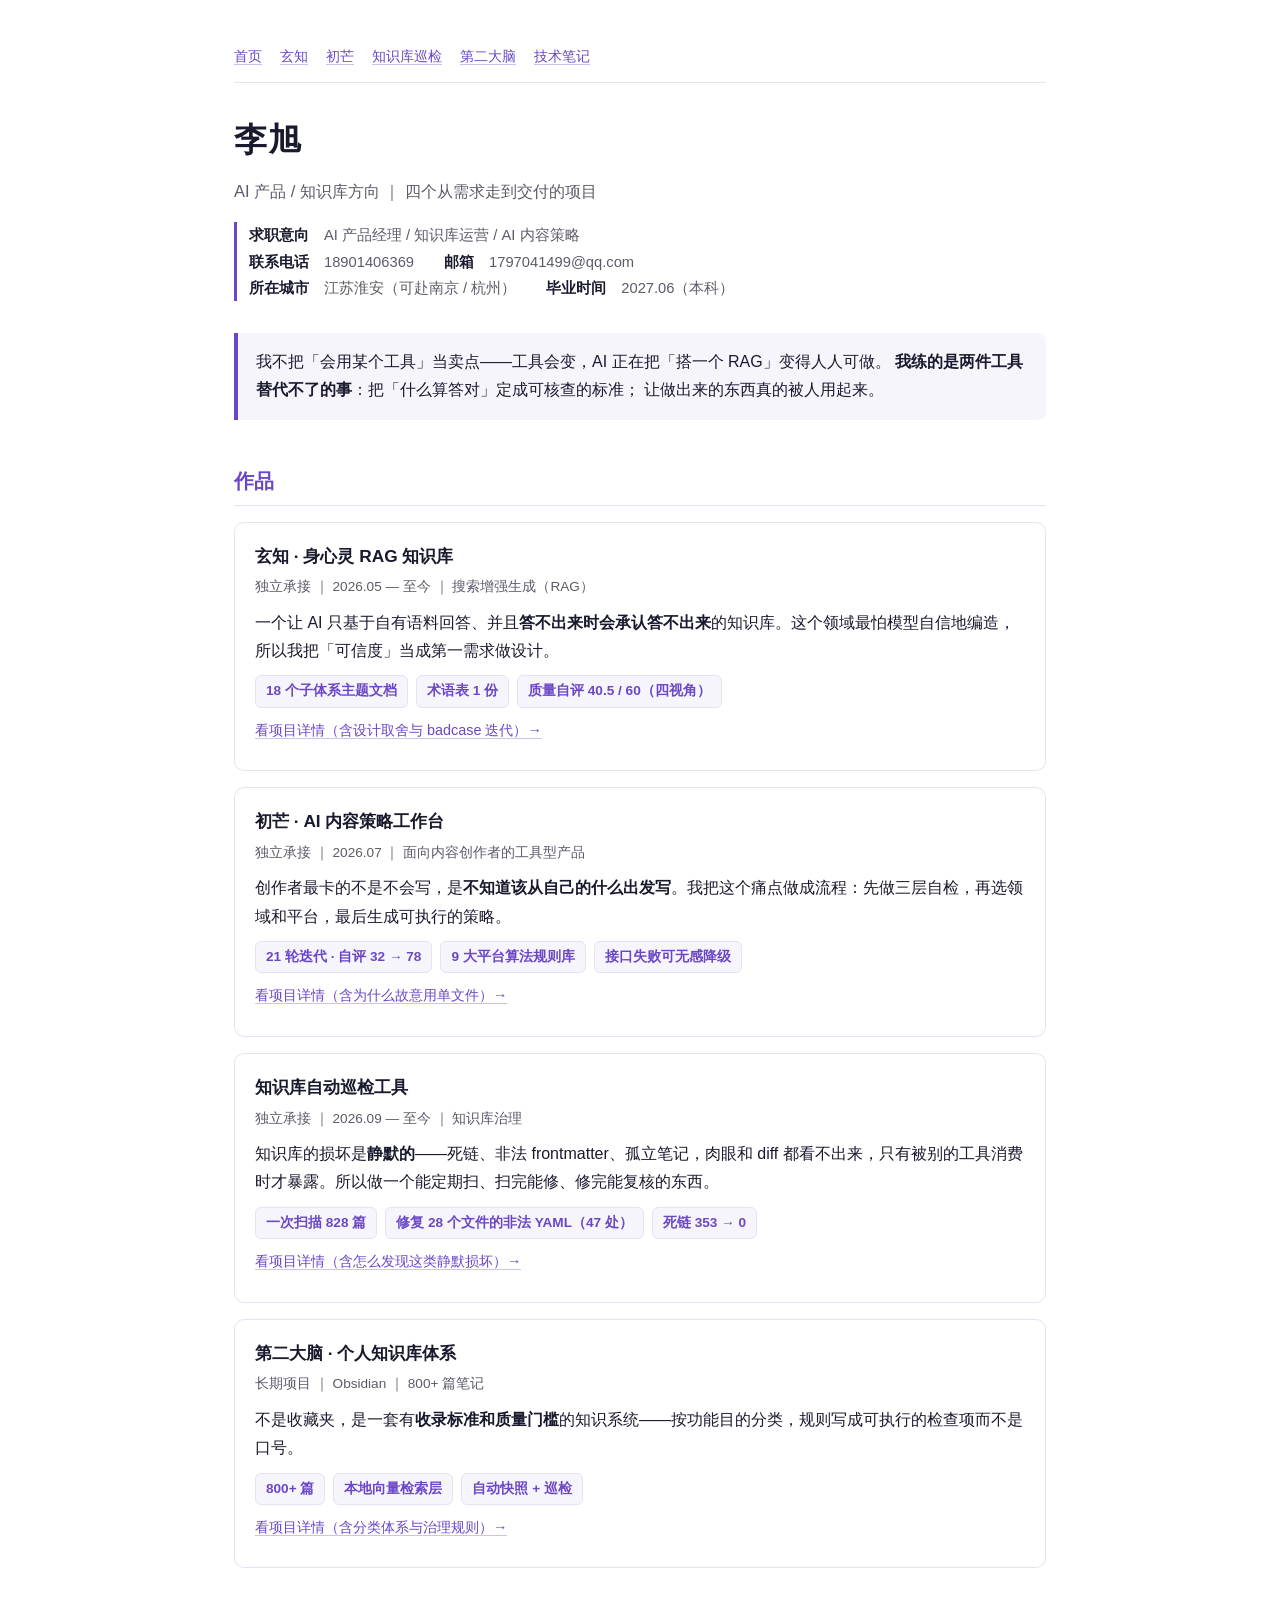
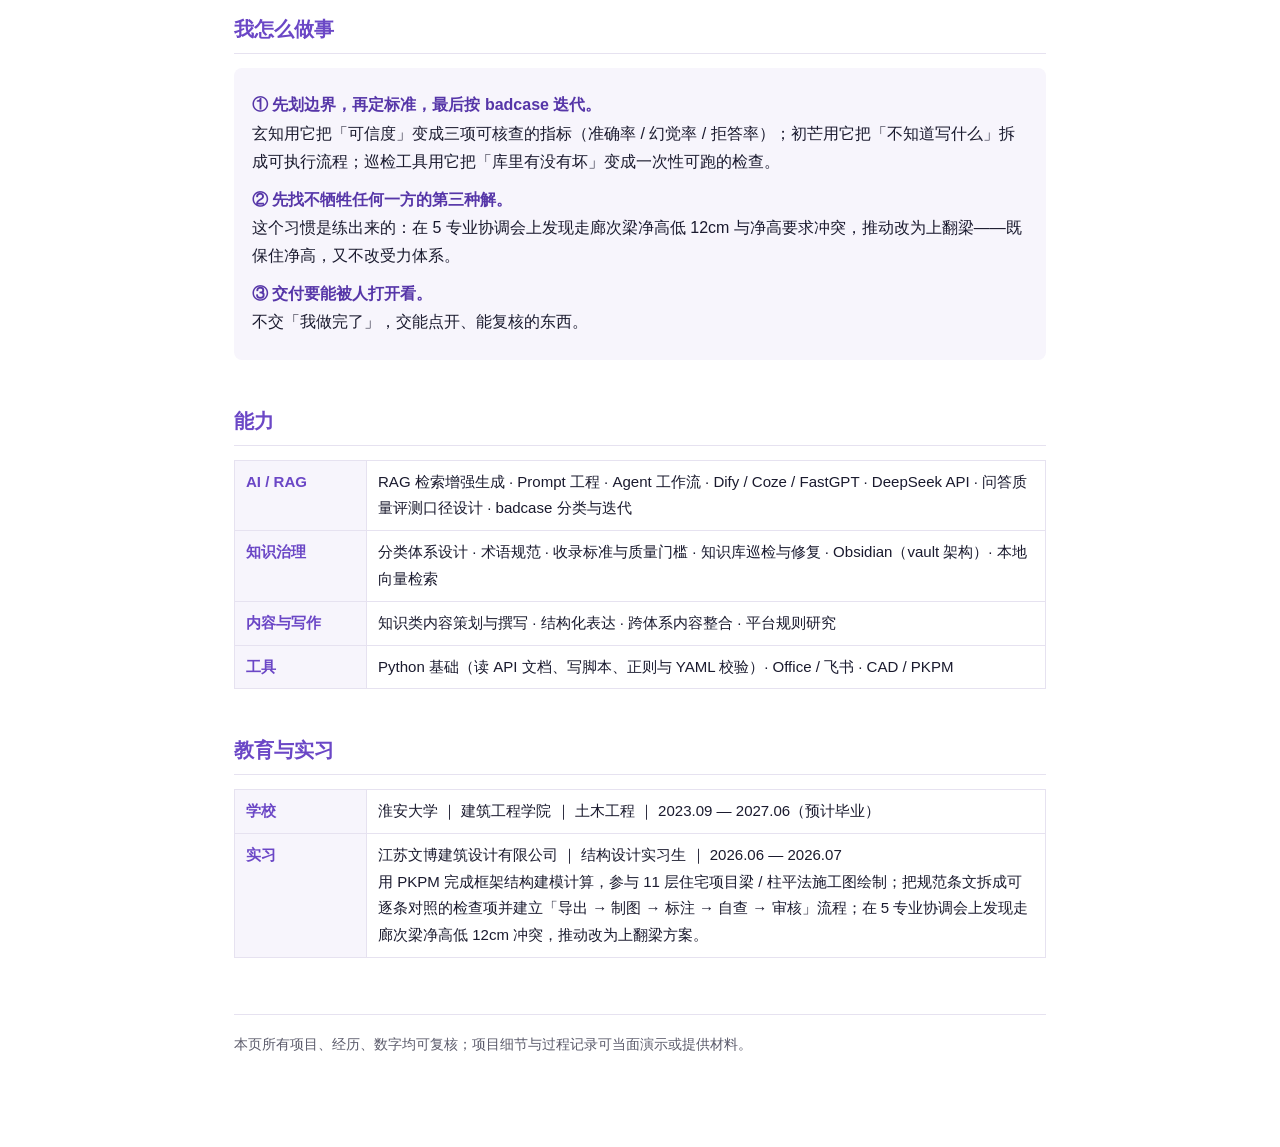
<file: index.html>
<!DOCTYPE html>
<html lang="zh-CN">
<head>
<meta charset="UTF-8">
<meta name="viewport" content="width=device-width, initial-scale=1">
<title>李旭 — AI 产品 / 知识库方向 · 作品集</title>
<link rel="stylesheet" href="style.css">
</head>
<body>
<div class="wrap">

<nav class="top">
  <a href="index.html">首页</a>
  <a href="xuanzhi.html">玄知</a>
  <a href="chumang.html">初芒</a>
  <a href="pkb.html">知识库巡检</a>
  <a href="brain.html">第二大脑</a>
  <a href="blog.html">技术笔记</a>
</nav>

<header>
  <h1>李旭</h1>
  <p class="tagline">AI 产品 / 知识库方向 ｜ 四个从需求走到交付的项目</p>
  <div class="contact">
    <b>求职意向</b>　AI 产品经理 / 知识库运营 / AI 内容策略<br>
    <b>联系电话</b>　18901406369　　<b>邮箱</b>　1797041499@qq.com<br>
    <b>所在城市</b>　江苏淮安（可赴南京 / 杭州）　　<b>毕业时间</b>　2027.06（本科）
  </div>
</header>

<p class="lead">
我不把「会用某个工具」当卖点——工具会变，AI 正在把「搭一个 RAG」变得人人可做。
<b>我练的是两件工具替代不了的事</b>：把「什么算答对」定成可核查的标准；
让做出来的东西真的被人用起来。
</p>

<h2>作品</h2>

<div class="card">
  <h3>玄知 · 身心灵 RAG 知识库</h3>
  <div class="meta">独立承接 ｜ 2026.05 — 至今 ｜ 搜索增强生成（RAG）</div>
  <p>一个让 AI 只基于自有语料回答、并且<b>答不出来时会承认答不出来</b>的知识库。这个领域最怕模型自信地编造，所以我把「可信度」当成第一需求做设计。</p>
  <div class="kpis">
    <span class="kpi">18 个子体系主题文档</span>
    <span class="kpi">术语表 1 份</span>
    <span class="kpi">质量自评 40.5 / 60（四视角）</span>
  </div>
  <p class="more"><a href="xuanzhi.html">看项目详情（含设计取舍与 badcase 迭代）→</a></p>
</div>

<div class="card">
  <h3>初芒 · AI 内容策略工作台</h3>
  <div class="meta">独立承接 ｜ 2026.07 ｜ 面向内容创作者的工具型产品</div>
  <p>创作者最卡的不是不会写，是<b>不知道该从自己的什么出发写</b>。我把这个痛点做成流程：先做三层自检，再选领域和平台，最后生成可执行的策略。</p>
  <div class="kpis">
    <span class="kpi">21 轮迭代 · 自评 32 → 78</span>
    <span class="kpi">9 大平台算法规则库</span>
    <span class="kpi">接口失败可无感降级</span>
  </div>
  <p class="more"><a href="chumang.html">看项目详情（含为什么故意用单文件）→</a></p>
</div>

<div class="card">
  <h3>知识库自动巡检工具</h3>
  <div class="meta">独立承接 ｜ 2026.09 — 至今 ｜ 知识库治理</div>
  <p>知识库的损坏是<b>静默的</b>——死链、非法 frontmatter、孤立笔记，肉眼和 diff 都看不出来，只有被别的工具消费时才暴露。所以做一个能定期扫、扫完能修、修完能复核的东西。</p>
  <div class="kpis">
    <span class="kpi">一次扫描 828 篇</span>
    <span class="kpi">修复 28 个文件的非法 YAML（47 处）</span>
    <span class="kpi">死链 353 → 0</span>
  </div>
  <p class="more"><a href="pkb.html">看项目详情（含怎么发现这类静默损坏）→</a></p>
</div>

<div class="card">
  <h3>第二大脑 · 个人知识库体系</h3>
  <div class="meta">长期项目 ｜ Obsidian ｜ 800+ 篇笔记</div>
  <p>不是收藏夹，是一套有<b>收录标准和质量门槛</b>的知识系统——按功能目的分类，规则写成可执行的检查项而不是口号。</p>
  <div class="kpis">
    <span class="kpi">800+ 篇</span>
    <span class="kpi">本地向量检索层</span>
    <span class="kpi">自动快照 + 巡检</span>
  </div>
  <p class="more"><a href="brain.html">看项目详情（含分类体系与治理规则）→</a></p>
</div>

<h2>我怎么做事</h2>
<div class="block">
  <p><b>① 先划边界，再定标准，最后按 badcase 迭代。</b><br>
  玄知用它把「可信度」变成三项可核查的指标（准确率 / 幻觉率 / 拒答率）；初芒用它把「不知道写什么」拆成可执行流程；巡检工具用它把「库里有没有坏」变成一次性可跑的检查。</p>
  <p><b>② 先找不牺牲任何一方的第三种解。</b><br>
  这个习惯是练出来的：在 5 专业协调会上发现走廊次梁净高低 12cm 与净高要求冲突，推动改为上翻梁——既保住净高，又不改受力体系。</p>
  <p><b>③ 交付要能被人打开看。</b><br>
  不交「我做完了」，交能点开、能复核的东西。</p>
</div>

<h2>能力</h2>
<table>
  <tr><th>AI / RAG</th><td>RAG 检索增强生成 · Prompt 工程 · Agent 工作流 · Dify / Coze / FastGPT · DeepSeek API · 问答质量评测口径设计 · badcase 分类与迭代</td></tr>
  <tr><th>知识治理</th><td>分类体系设计 · 术语规范 · 收录标准与质量门槛 · 知识库巡检与修复 · Obsidian（vault 架构）· 本地向量检索</td></tr>
  <tr><th>内容与写作</th><td>知识类内容策划与撰写 · 结构化表达 · 跨体系内容整合 · 平台规则研究</td></tr>
  <tr><th>工具</th><td>Python 基础（读 API 文档、写脚本、正则与 YAML 校验）· Office / 飞书 · CAD / PKPM</td></tr>
</table>

<h2>教育与实习</h2>
<table>
  <tr><th>学校</th><td>淮安大学 ｜ 建筑工程学院 ｜ 土木工程 ｜ 2023.09 — 2027.06（预计毕业）</td></tr>
  <tr><th>实习</th><td>江苏文博建筑设计有限公司 ｜ 结构设计实习生 ｜ 2026.06 — 2026.07<br>
  用 PKPM 完成框架结构建模计算，参与 11 层住宅项目梁 / 柱平法施工图绘制；把规范条文拆成可逐条对照的检查项并建立「导出 → 制图 → 标注 → 自查 → 审核」流程；在 5 专业协调会上发现走廊次梁净高低 12cm 冲突，推动改为上翻梁方案。</td></tr>
</table>

<footer>
  本页所有项目、经历、数字均可复核；项目细节与过程记录可当面演示或提供材料。
</footer>

</div>
</body>
</html>
</file>
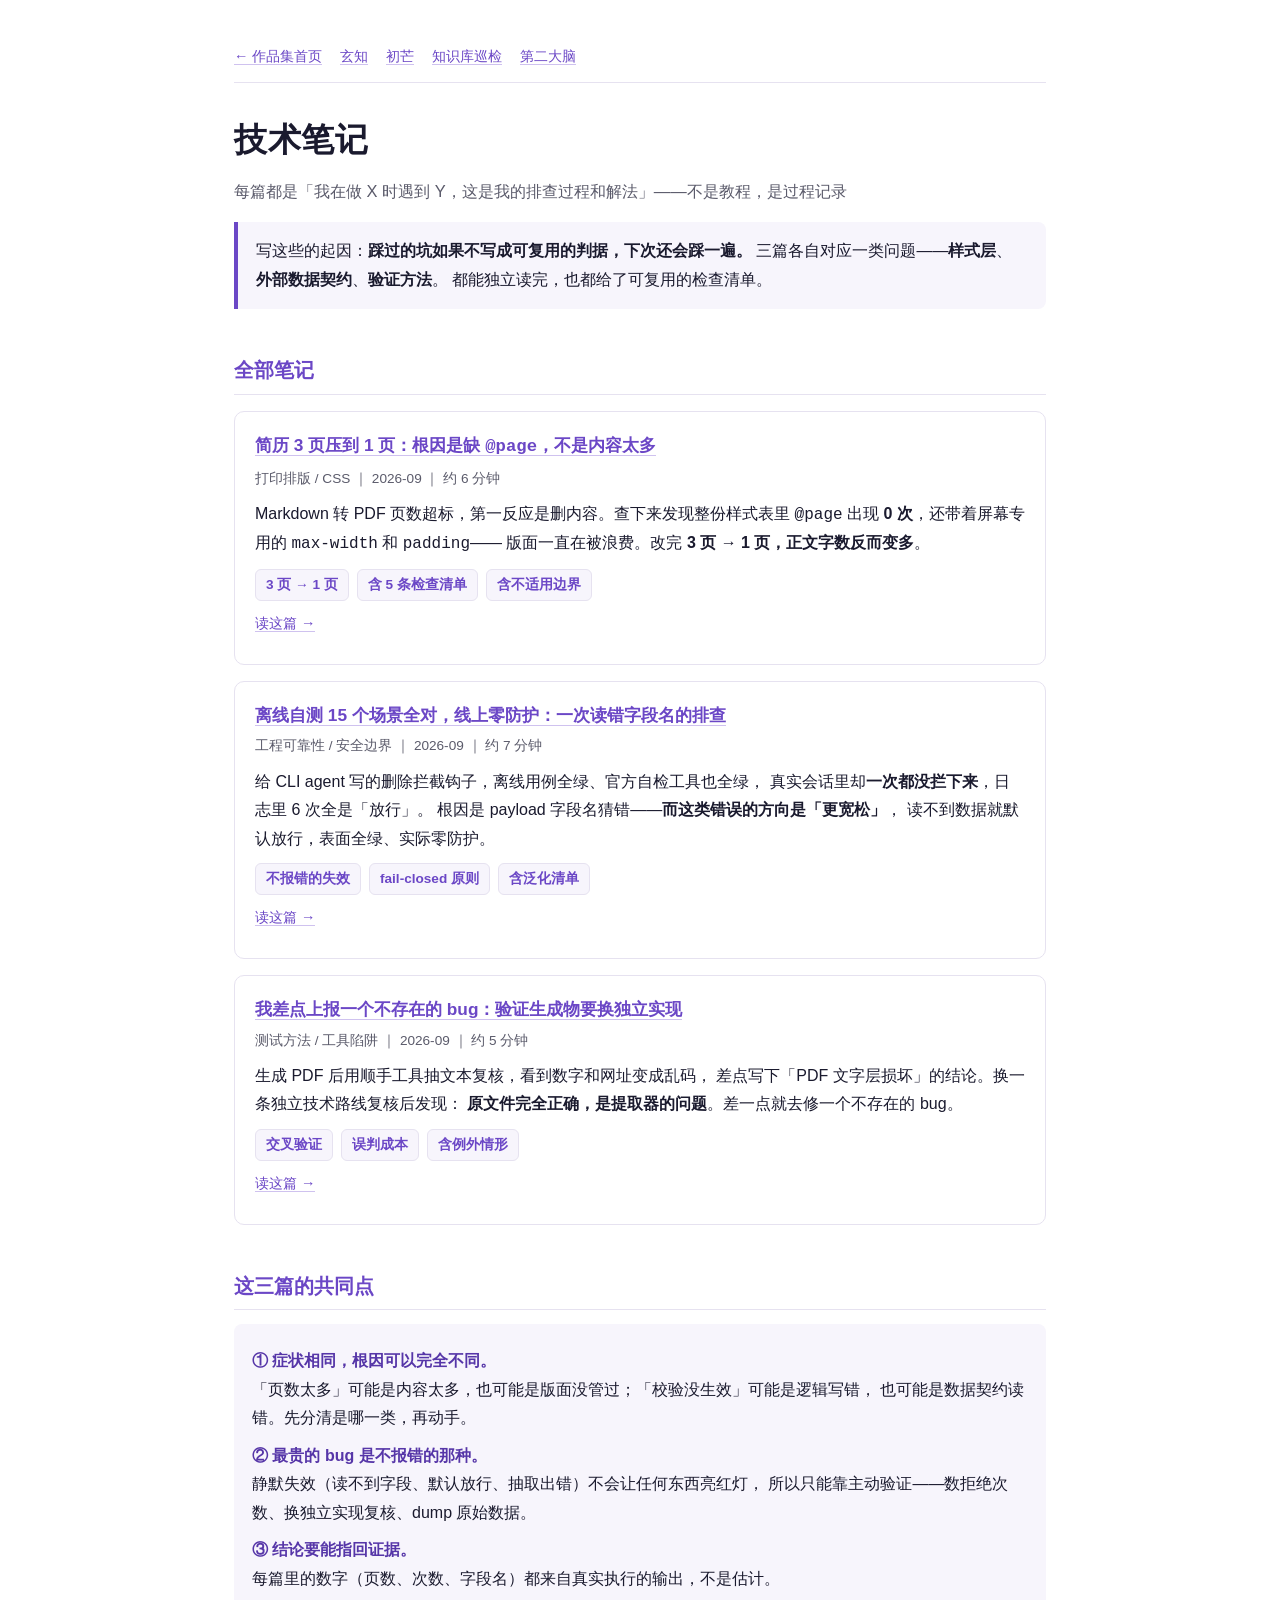
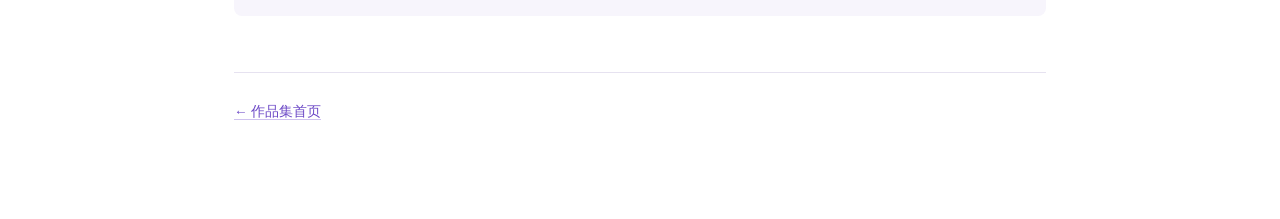
<file: blog.html>
<!DOCTYPE html>
<html lang="zh-CN">
<head>
<meta charset="UTF-8">
<meta name="viewport" content="width=device-width, initial-scale=1">
<title>技术笔记 — 李旭作品集</title>
<meta name="description" content="把踩过的坑写成可复用的方法：打印排版、工程可靠性、验证方法。每篇都是具体问题的完整排查过程。">
<link rel="stylesheet" href="style.css">
</head>
<body>
<div class="wrap">

<nav class="top">
  <a href="index.html">← 作品集首页</a>
  <a href="xuanzhi.html">玄知</a>
  <a href="chumang.html">初芒</a>
  <a href="pkb.html">知识库巡检</a>
  <a href="brain.html">第二大脑</a>
</nav>

<h1>技术笔记</h1>
<p class="tagline">每篇都是「我在做 X 时遇到 Y，这是我的排查过程和解法」——不是教程，是过程记录</p>

<div class="lead">
写这些的起因：<b>踩过的坑如果不写成可复用的判据，下次还会踩一遍。</b>
三篇各自对应一类问题——<b>样式层</b>、<b>外部数据契约</b>、<b>验证方法</b>。
都能独立读完，也都给了可复用的检查清单。
</div>

<h2>全部笔记</h2>

<div class="card">
  <h3><a href="posts/pdf-page-count.html">简历 3 页压到 1 页：根因是缺 <code>@page</code>，不是内容太多</a></h3>
  <div class="meta">打印排版 / CSS ｜ 2026-09 ｜ 约 6 分钟</div>
  <p>Markdown 转 PDF 页数超标，第一反应是删内容。查下来发现整份样式表里
  <code>@page</code> 出现 <b>0 次</b>，还带着屏幕专用的 <code>max-width</code> 和 <code>padding</code>——
  版面一直在被浪费。改完 <b>3 页 → 1 页，正文字数反而变多</b>。</p>
  <div class="kpis">
    <span class="kpi">3 页 → 1 页</span>
    <span class="kpi">含 5 条检查清单</span>
    <span class="kpi">含不适用边界</span>
  </div>
  <p class="more"><a href="posts/pdf-page-count.html">读这篇 →</a></p>
</div>

<div class="card">
  <h3><a href="posts/hook-silent-failure.html">离线自测 15 个场景全对，线上零防护：一次读错字段名的排查</a></h3>
  <div class="meta">工程可靠性 / 安全边界 ｜ 2026-09 ｜ 约 7 分钟</div>
  <p>给 CLI agent 写的删除拦截钩子，离线用例全绿、官方自检工具也全绿，
  真实会话里却<b>一次都没拦下来</b>，日志里 6 次全是「放行」。
  根因是 payload 字段名猜错——<b>而这类错误的方向是「更宽松」</b>，
  读不到数据就默认放行，表面全绿、实际零防护。</p>
  <div class="kpis">
    <span class="kpi">不报错的失效</span>
    <span class="kpi">fail-closed 原则</span>
    <span class="kpi">含泛化清单</span>
  </div>
  <p class="more"><a href="posts/hook-silent-failure.html">读这篇 →</a></p>
</div>

<div class="card">
  <h3><a href="posts/verify-with-independent-tool.html">我差点上报一个不存在的 bug：验证生成物要换独立实现</a></h3>
  <div class="meta">测试方法 / 工具陷阱 ｜ 2026-09 ｜ 约 5 分钟</div>
  <p>生成 PDF 后用顺手工具抽文本复核，看到数字和网址变成乱码，
  差点写下「PDF 文字层损坏」的结论。换一条独立技术路线复核后发现：
  <b>原文件完全正确，是提取器的问题</b>。差一点就去修一个不存在的 bug。</p>
  <div class="kpis">
    <span class="kpi">交叉验证</span>
    <span class="kpi">误判成本</span>
    <span class="kpi">含例外情形</span>
  </div>
  <p class="more"><a href="posts/verify-with-independent-tool.html">读这篇 →</a></p>
</div>

<h2>这三篇的共同点</h2>
<div class="block">
<p><b>① 症状相同，根因可以完全不同。</b><br>
「页数太多」可能是内容太多，也可能是版面没管过；「校验没生效」可能是逻辑写错，
也可能是数据契约读错。先分清是哪一类，再动手。</p>
<p><b>② 最贵的 bug 是不报错的那种。</b><br>
静默失效（读不到字段、默认放行、抽取出错）不会让任何东西亮红灯，
所以只能靠主动验证——数拒绝次数、换独立实现复核、dump 原始数据。</p>
<p><b>③ 结论要能指回证据。</b><br>
每篇里的数字（页数、次数、字段名）都来自真实执行的输出，不是估计。</p>
</div>

<footer>
  <p><a href="index.html">← 作品集首页</a></p>
</footer>

</div>
</body>
</html>
</file>
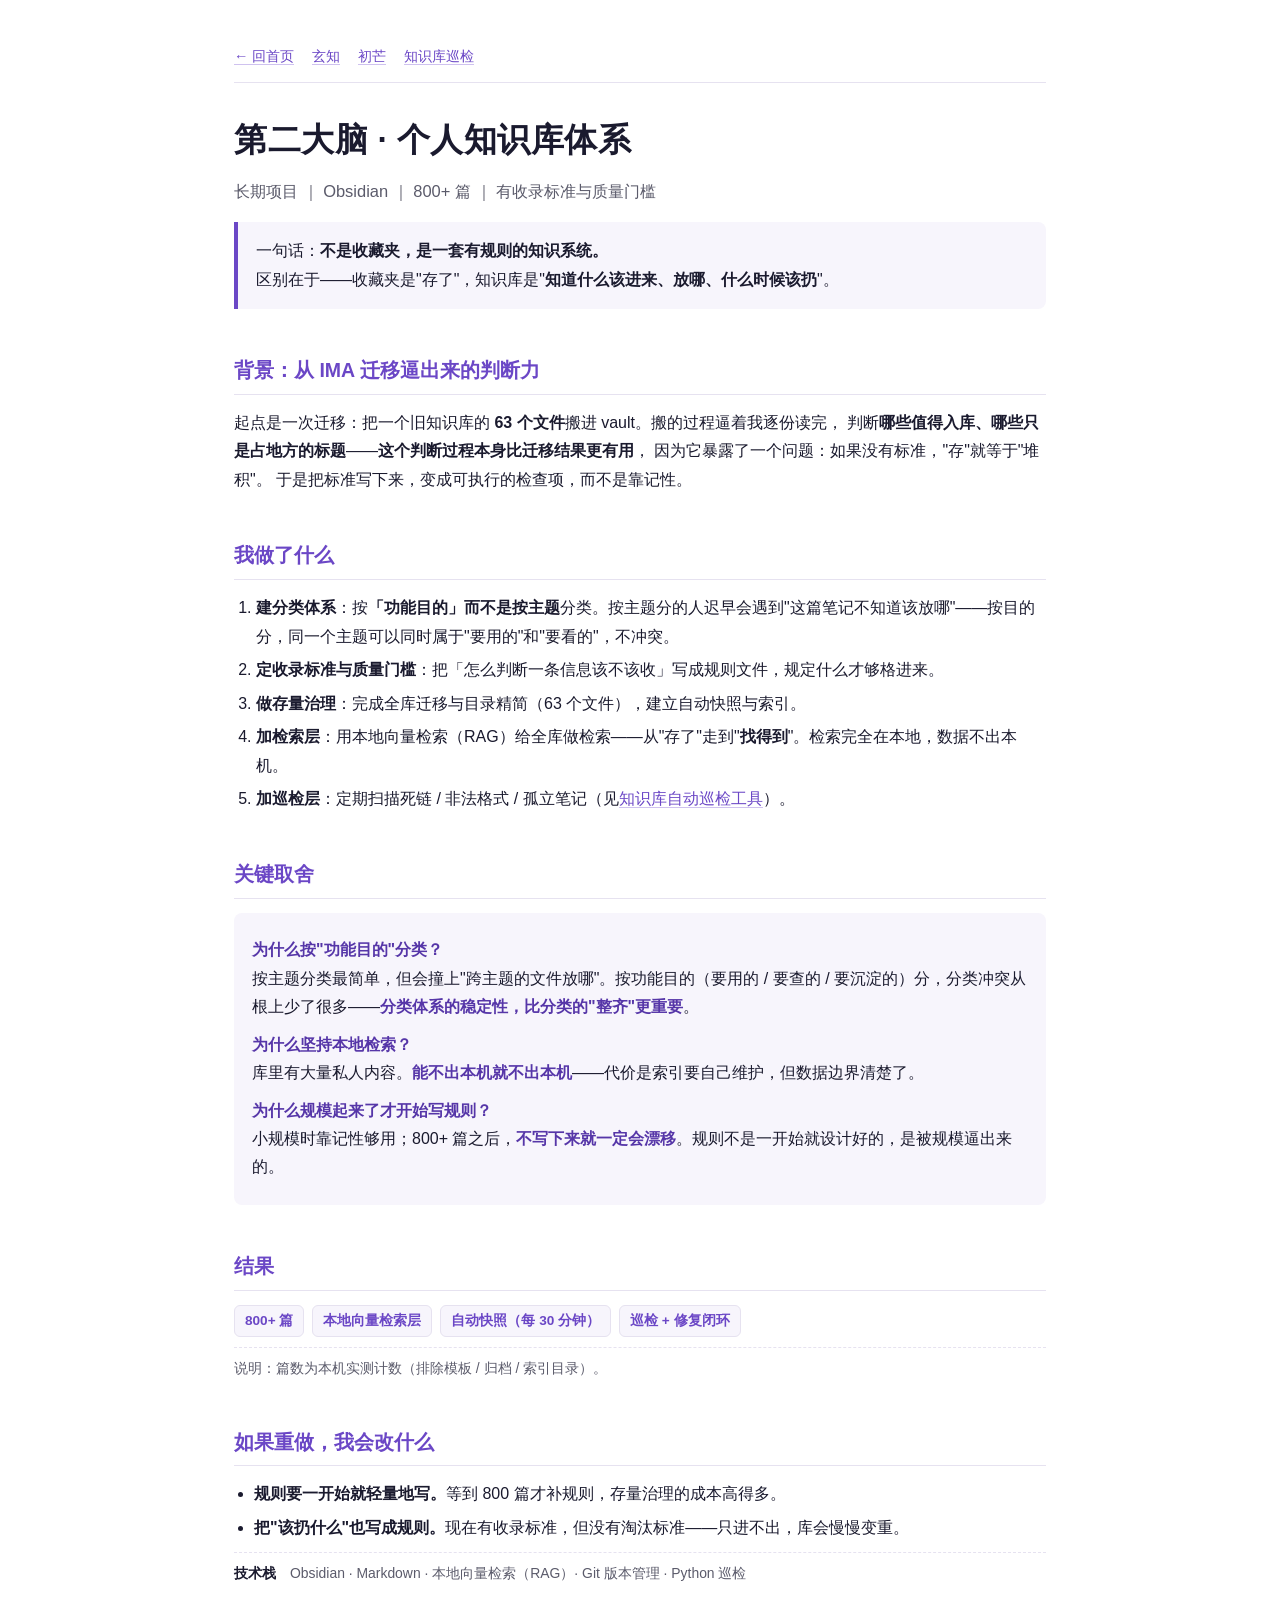
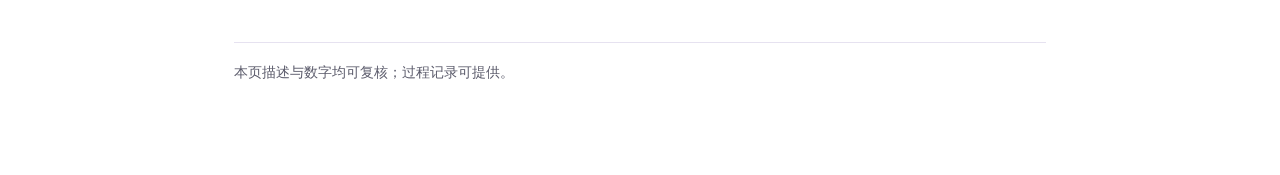
<file: brain.html>
<!DOCTYPE html>
<html lang="zh-CN">
<head>
<meta charset="UTF-8">
<meta name="viewport" content="width=device-width, initial-scale=1">
<title>第二大脑 · 个人知识库体系 — 李旭作品集</title>
<link rel="stylesheet" href="style.css">
</head>
<body>
<div class="wrap">

<nav class="top">
  <a href="index.html">← 回首页</a>
  <a href="xuanzhi.html">玄知</a>
  <a href="chumang.html">初芒</a>
  <a href="pkb.html">知识库巡检</a>
</nav>

<h1>第二大脑 · 个人知识库体系</h1>
<p class="tagline">长期项目 ｜ Obsidian ｜ 800+ 篇 ｜ 有收录标准与质量门槛</p>

<div class="lead">
一句话：<b>不是收藏夹，是一套有规则的知识系统。</b><br>
区别在于——收藏夹是"存了"，知识库是"<b>知道什么该进来、放哪、什么时候该扔</b>"。
</div>

<h2>背景：从 IMA 迁移逼出来的判断力</h2>
<p>起点是一次迁移：把一个旧知识库的 <b>63 个文件</b>搬进 vault。搬的过程逼着我逐份读完，
判断<b>哪些值得入库、哪些只是占地方的标题</b>——<b>这个判断过程本身比迁移结果更有用</b>，
因为它暴露了一个问题：如果没有标准，"存"就等于"堆积"。
于是把标准写下来，变成可执行的检查项，而不是靠记性。</p>

<h2>我做了什么</h2>
<ol>
  <li><b>建分类体系</b>：按<b>「功能目的」而不是按主题</b>分类。按主题分的人迟早会遇到"这篇笔记不知道该放哪"——按目的分，同一个主题可以同时属于"要用的"和"要看的"，不冲突。</li>
  <li><b>定收录标准与质量门槛</b>：把「怎么判断一条信息该不该收」写成规则文件，规定什么才够格进来。</li>
  <li><b>做存量治理</b>：完成全库迁移与目录精简（63 个文件），建立自动快照与索引。</li>
  <li><b>加检索层</b>：用本地向量检索（RAG）给全库做检索——从"存了"走到"<b>找得到</b>"。检索完全在本地，数据不出本机。</li>
  <li><b>加巡检层</b>：定期扫描死链 / 非法格式 / 孤立笔记（见<a href="pkb.html">知识库自动巡检工具</a>）。</li>
</ol>

<h2>关键取舍</h2>
<div class="block">
<p><b>为什么按"功能目的"分类？</b><br>
按主题分类最简单，但会撞上"跨主题的文件放哪"。按功能目的（要用的 / 要查的 / 要沉淀的）分，分类冲突从根上少了很多——<b>分类体系的稳定性，比分类的"整齐"更重要</b>。</p>
<p><b>为什么坚持本地检索？</b><br>
库里有大量私人内容。<b>能不出本机就不出本机</b>——代价是索引要自己维护，但数据边界清楚了。</p>
<p><b>为什么规模起来了才开始写规则？</b><br>
小规模时靠记性够用；800+ 篇之后，<b>不写下来就一定会漂移</b>。规则不是一开始就设计好的，是被规模逼出来的。</p>
</div>

<h2>结果</h2>
<div class="kpis">
  <span class="kpi">800+ 篇</span>
  <span class="kpi">本地向量检索层</span>
  <span class="kpi">自动快照（每 30 分钟）</span>
  <span class="kpi">巡检 + 修复闭环</span>
</div>
<p class="stack">说明：篇数为本机实测计数（排除模板 / 归档 / 索引目录）。</p>

<h2>如果重做，我会改什么</h2>
<ul>
  <li><b>规则要一开始就轻量地写。</b>等到 800 篇才补规则，存量治理的成本高得多。</li>
  <li><b>把"该扔什么"也写成规则。</b>现在有收录标准，但没有淘汰标准——只进不出，库会慢慢变重。</li>
</ul>

<div class="stack"><b>技术栈</b>　Obsidian · Markdown · 本地向量检索（RAG）· Git 版本管理 · Python 巡检</div>

<footer>本页描述与数字均可复核；过程记录可提供。</footer>

</div>
</body>
</html>
</file>
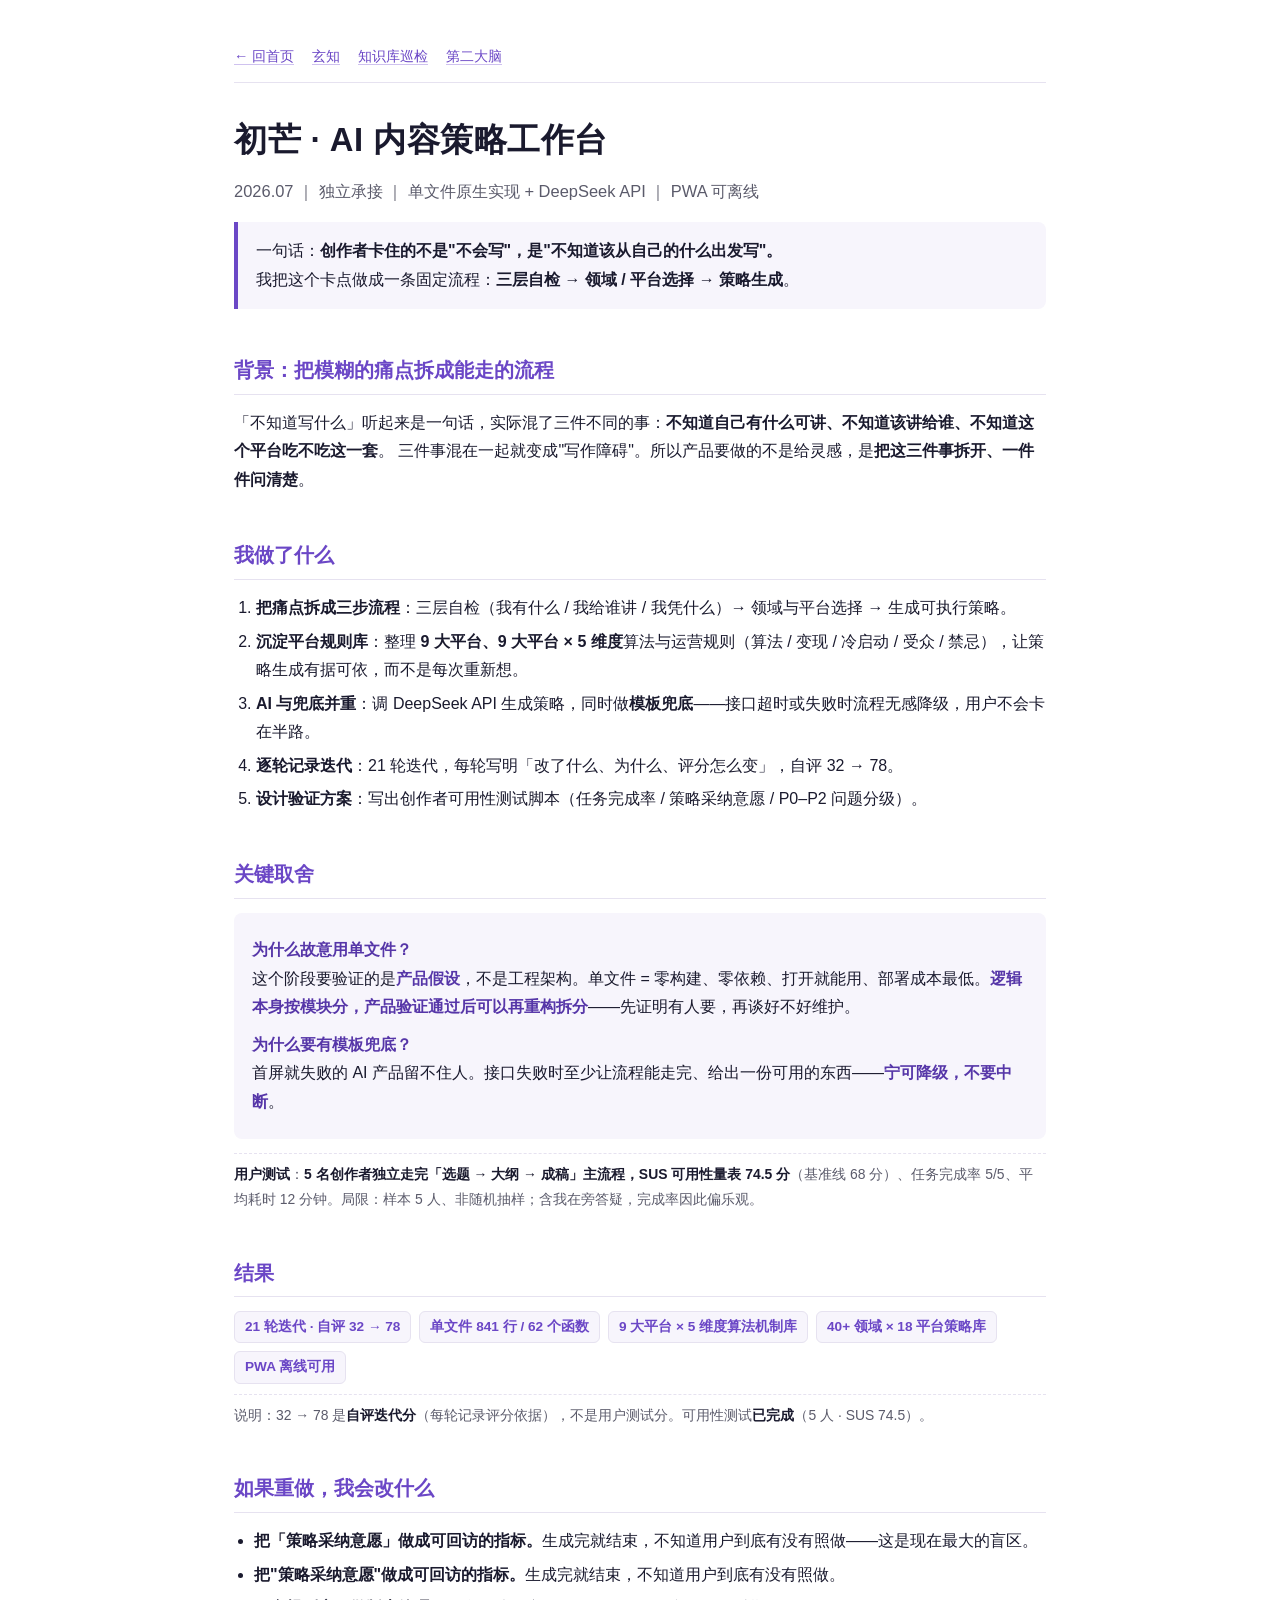
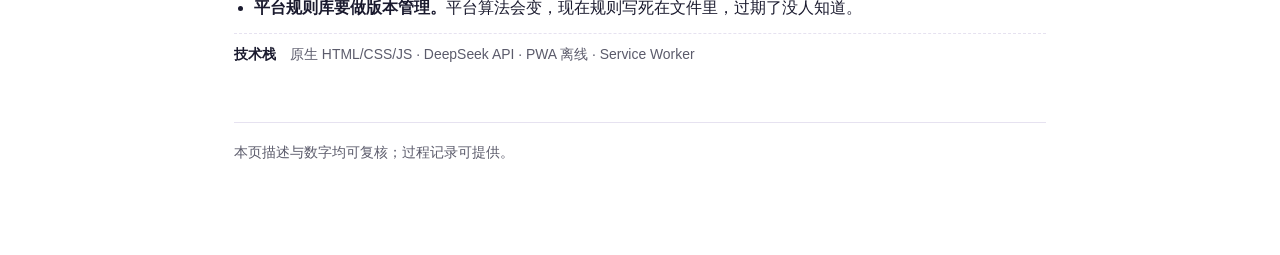
<file: chumang.html>
<!DOCTYPE html>
<html lang="zh-CN">
<head>
<meta charset="UTF-8">
<meta name="viewport" content="width=device-width, initial-scale=1">
<title>初芒 · AI 内容策略工作台 — 李旭作品集</title>
<link rel="stylesheet" href="style.css">
</head>
<body>
<div class="wrap">

<nav class="top">
  <a href="index.html">← 回首页</a>
  <a href="xuanzhi.html">玄知</a>
  <a href="pkb.html">知识库巡检</a>
  <a href="brain.html">第二大脑</a>
</nav>

<h1>初芒 · AI 内容策略工作台</h1>
<p class="tagline">2026.07 ｜ 独立承接 ｜ 单文件原生实现 + DeepSeek API ｜ PWA 可离线</p>

<div class="lead">
一句话：<b>创作者卡住的不是"不会写"，是"不知道该从自己的什么出发写"。</b><br>
我把这个卡点做成一条固定流程：<b>三层自检 → 领域 / 平台选择 → 策略生成</b>。
</div>

<h2>背景：把模糊的痛点拆成能走的流程</h2>
<p>「不知道写什么」听起来是一句话，实际混了三件不同的事：<b>不知道自己有什么可讲、不知道该讲给谁、不知道这个平台吃不吃这一套</b>。
三件事混在一起就变成"写作障碍"。所以产品要做的不是给灵感，是<b>把这三件事拆开、一件件问清楚</b>。</p>

<h2>我做了什么</h2>
<ol>
  <li><b>把痛点拆成三步流程</b>：三层自检（我有什么 / 我给谁讲 / 我凭什么）→ 领域与平台选择 → 生成可执行策略。</li>
  <li><b>沉淀平台规则库</b>：整理 <b>9 大平台、9 大平台 × 5 维度</b>算法与运营规则（算法 / 变现 / 冷启动 / 受众 / 禁忌），让策略生成有据可依，而不是每次重新想。</li>
  <li><b>AI 与兜底并重</b>：调 DeepSeek API 生成策略，同时做<b>模板兜底</b>——接口超时或失败时流程无感降级，用户不会卡在半路。</li>
  <li><b>逐轮记录迭代</b>：21 轮迭代，每轮写明「改了什么、为什么、评分怎么变」，自评 32 → 78。</li>
  <li><b>设计验证方案</b>：写出创作者可用性测试脚本（任务完成率 / 策略采纳意愿 / P0–P2 问题分级）。</li>
</ol>

<h2>关键取舍</h2>
<div class="block">
<p><b>为什么故意用单文件？</b><br>
这个阶段要验证的是<b>产品假设</b>，不是工程架构。单文件 = 零构建、零依赖、打开就能用、部署成本最低。<b>逻辑本身按模块分，产品验证通过后可以再重构拆分</b>——先证明有人要，再谈好不好维护。</p>
<p><b>为什么要有模板兜底？</b><br>
首屏就失败的 AI 产品留不住人。接口失败时至少让流程能走完、给出一份可用的东西——<b>宁可降级，不要中断</b>。</p>
</div>

<p class="stack"><b>用户测试</b>：<b>5 名创作者独立走完「选题 → 大纲 → 成稿」主流程，SUS 可用性量表 74.5 分</b>（基准线 68 分）、任务完成率 5/5、平均耗时 12 分钟。局限：样本 5 人、非随机抽样；含我在旁答疑，完成率因此偏乐观。</p>
<h2>结果</h2>
<div class="kpis">
  <span class="kpi">21 轮迭代 · 自评 32 → 78</span>
  <span class="kpi">单文件 841 行 / 62 个函数</span>
  <span class="kpi">9 大平台 × 5 维度算法机制库</span>
  <span class="kpi">40+ 领域 × 18 平台策略库</span>
  <span class="kpi">PWA 离线可用</span>
</div>
<p class="stack">说明：32 → 78 是<b>自评迭代分</b>（每轮记录评分依据），不是用户测试分。可用性测试<b>已完成</b>（5 人 · SUS 74.5）。</p>

<h2>如果重做，我会改什么</h2>
<ul>
  <li><b>把「策略采纳意愿」做成可回访的指标。</b>生成完就结束，不知道用户到底有没有照做——这是现在最大的盲区。</li>
  <li><b>把"策略采纳意愿"做成可回访的指标。</b>生成完就结束，不知道用户到底有没有照做。</li>
  <li><b>平台规则库要做版本管理。</b>平台算法会变，现在规则写死在文件里，过期了没人知道。</li>
</ul>

<div class="stack"><b>技术栈</b>　原生 HTML/CSS/JS · DeepSeek API · PWA 离线 · Service Worker</div>

<footer>本页描述与数字均可复核；过程记录可提供。</footer>

</div>
</body>
</html>
</file>
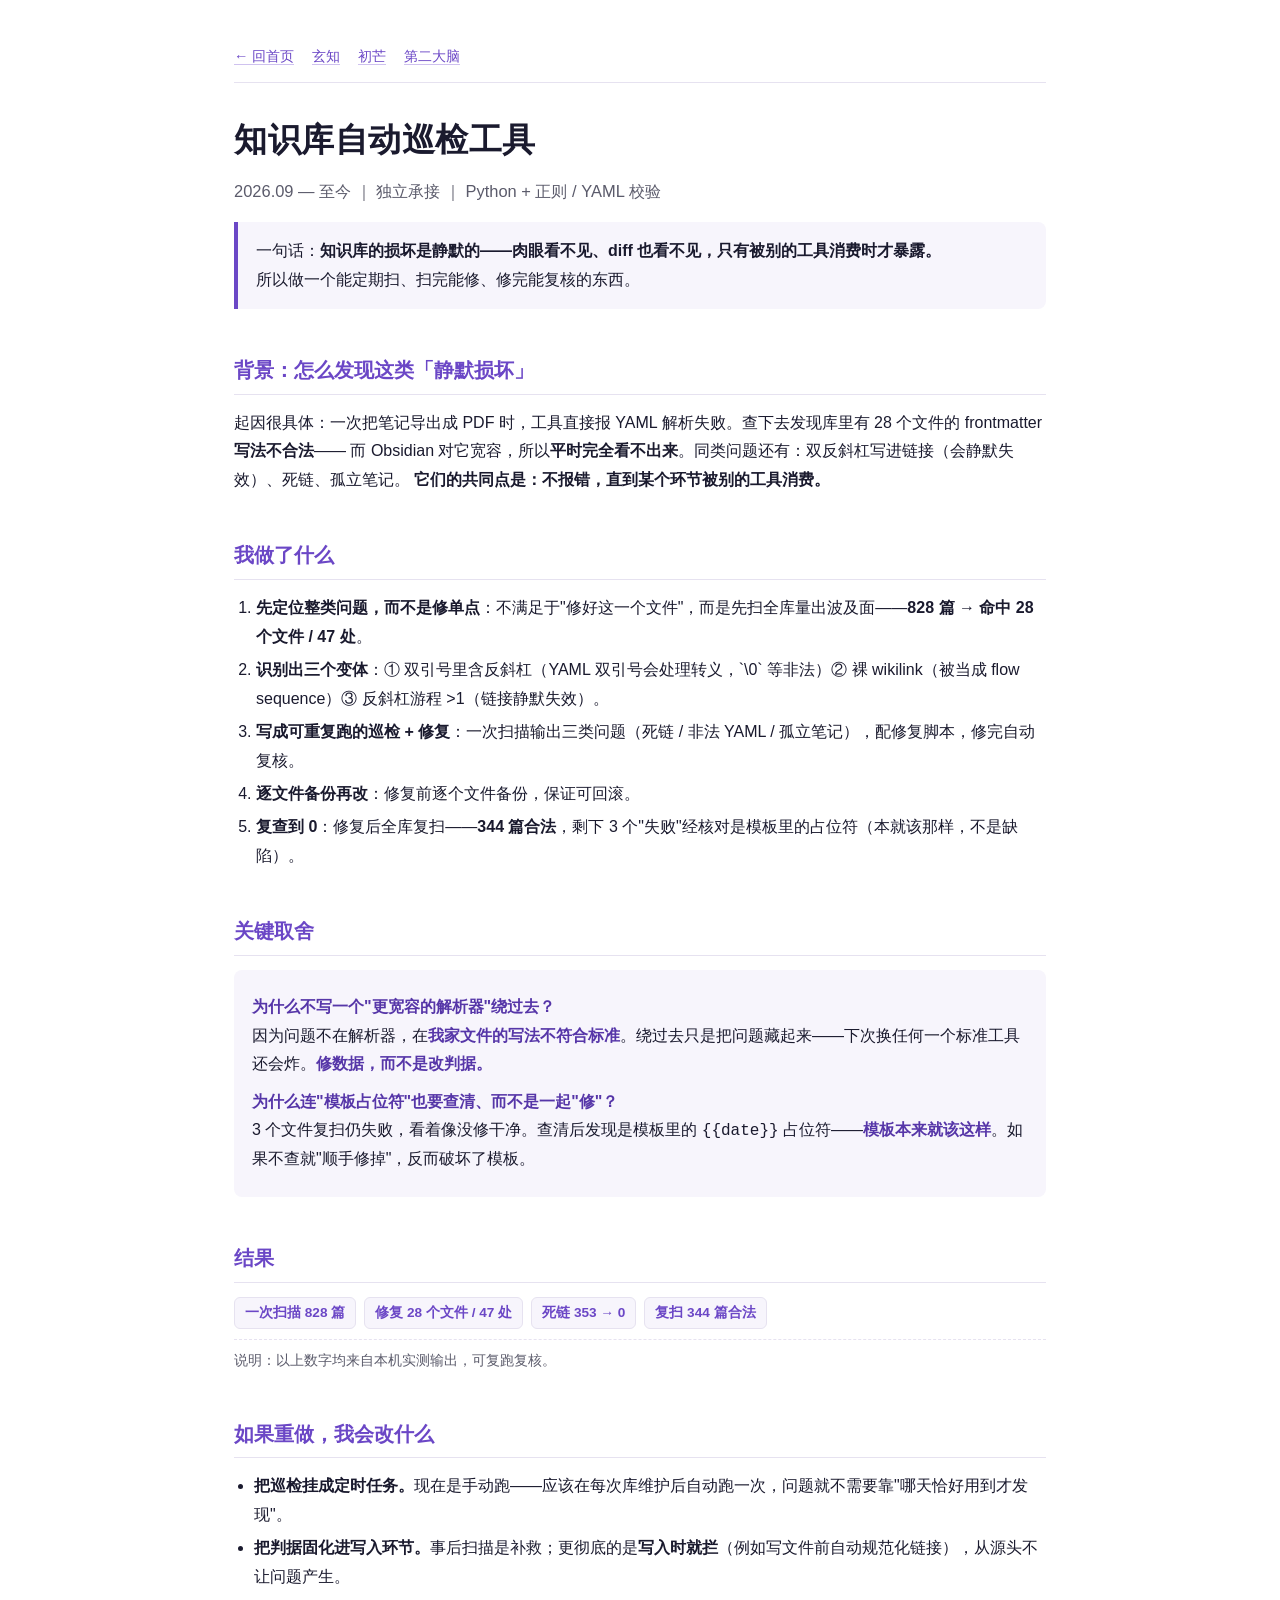
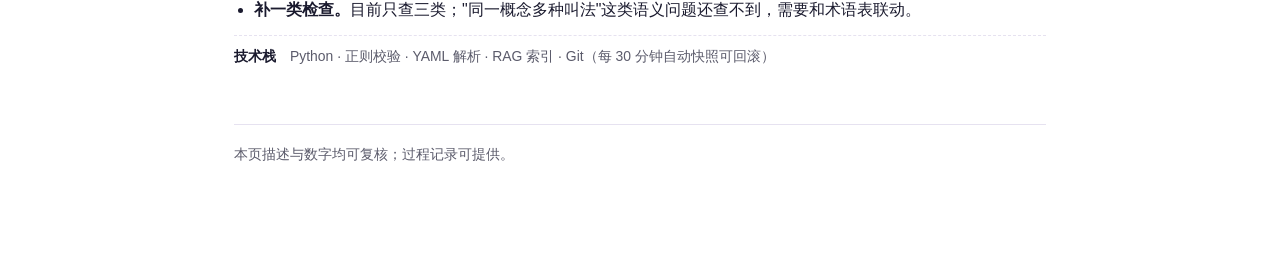
<file: pkb.html>
<!DOCTYPE html>
<html lang="zh-CN">
<head>
<meta charset="UTF-8">
<meta name="viewport" content="width=device-width, initial-scale=1">
<title>知识库自动巡检工具 — 李旭作品集</title>
<link rel="stylesheet" href="style.css">
</head>
<body>
<div class="wrap">

<nav class="top">
  <a href="index.html">← 回首页</a>
  <a href="xuanzhi.html">玄知</a>
  <a href="chumang.html">初芒</a>
  <a href="brain.html">第二大脑</a>
</nav>

<h1>知识库自动巡检工具</h1>
<p class="tagline">2026.09 — 至今 ｜ 独立承接 ｜ Python + 正则 / YAML 校验</p>

<div class="lead">
一句话：<b>知识库的损坏是静默的——肉眼看不见、diff 也看不见，只有被别的工具消费时才暴露。</b><br>
所以做一个能定期扫、扫完能修、修完能复核的东西。
</div>

<h2>背景：怎么发现这类「静默损坏」</h2>
<p>起因很具体：一次把笔记导出成 PDF 时，工具直接报 YAML 解析失败。查下去发现库里有 28 个文件的 frontmatter <b>写法不合法</b>——
而 Obsidian 对它宽容，所以<b>平时完全看不出来</b>。同类问题还有：双反斜杠写进链接（会静默失效）、死链、孤立笔记。
<b>它们的共同点是：不报错，直到某个环节被别的工具消费。</b></p>

<h2>我做了什么</h2>
<ol>
  <li><b>先定位整类问题，而不是修单点</b>：不满足于"修好这一个文件"，而是先扫全库量出波及面——<b>828 篇 → 命中 28 个文件 / 47 处</b>。</li>
  <li><b>识别出三个变体</b>：① 双引号里含反斜杠（YAML 双引号会处理转义，`\0` 等非法）② 裸 wikilink（被当成 flow sequence）③ 反斜杠游程 >1（链接静默失效）。</li>
  <li><b>写成可重复跑的巡检 + 修复</b>：一次扫描输出三类问题（死链 / 非法 YAML / 孤立笔记），配修复脚本，修完自动复核。</li>
  <li><b>逐文件备份再改</b>：修复前逐个文件备份，保证可回滚。</li>
  <li><b>复查到 0</b>：修复后全库复扫——<b>344 篇合法</b>，剩下 3 个"失败"经核对是模板里的占位符（本就该那样，不是缺陷）。</li>
</ol>

<h2>关键取舍</h2>
<div class="block">
<p><b>为什么不写一个"更宽容的解析器"绕过去？</b><br>
因为问题不在解析器，在<b>我家文件的写法不符合标准</b>。绕过去只是把问题藏起来——下次换任何一个标准工具还会炸。<b>修数据，而不是改判据。</b></p>
<p><b>为什么连"模板占位符"也要查清、而不是一起"修"？</b><br>
3 个文件复扫仍失败，看着像没修干净。查清后发现是模板里的 <code>{{date}}</code> 占位符——<b>模板本来就该这样</b>。如果不查就"顺手修掉"，反而破坏了模板。</p>
</div>

<h2>结果</h2>
<div class="kpis">
  <span class="kpi">一次扫描 828 篇</span>
  <span class="kpi">修复 28 个文件 / 47 处</span>
  <span class="kpi">死链 353 → 0</span>
  <span class="kpi">复扫 344 篇合法</span>
</div>
<p class="stack">说明：以上数字均来自本机实测输出，可复跑复核。</p>

<h2>如果重做，我会改什么</h2>
<ul>
  <li><b>把巡检挂成定时任务。</b>现在是手动跑——应该在每次库维护后自动跑一次，问题就不需要靠"哪天恰好用到才发现"。</li>
  <li><b>把判据固化进写入环节。</b>事后扫描是补救；更彻底的是<b>写入时就拦</b>（例如写文件前自动规范化链接），从源头不让问题产生。</li>
  <li><b>补一类检查。</b>目前只查三类；"同一概念多种叫法"这类语义问题还查不到，需要和术语表联动。</li>
</ul>

<div class="stack"><b>技术栈</b>　Python · 正则校验 · YAML 解析 · RAG 索引 · Git（每 30 分钟自动快照可回滚）</div>

<footer>本页描述与数字均可复核；过程记录可提供。</footer>

</div>
</body>
</html>
</file>
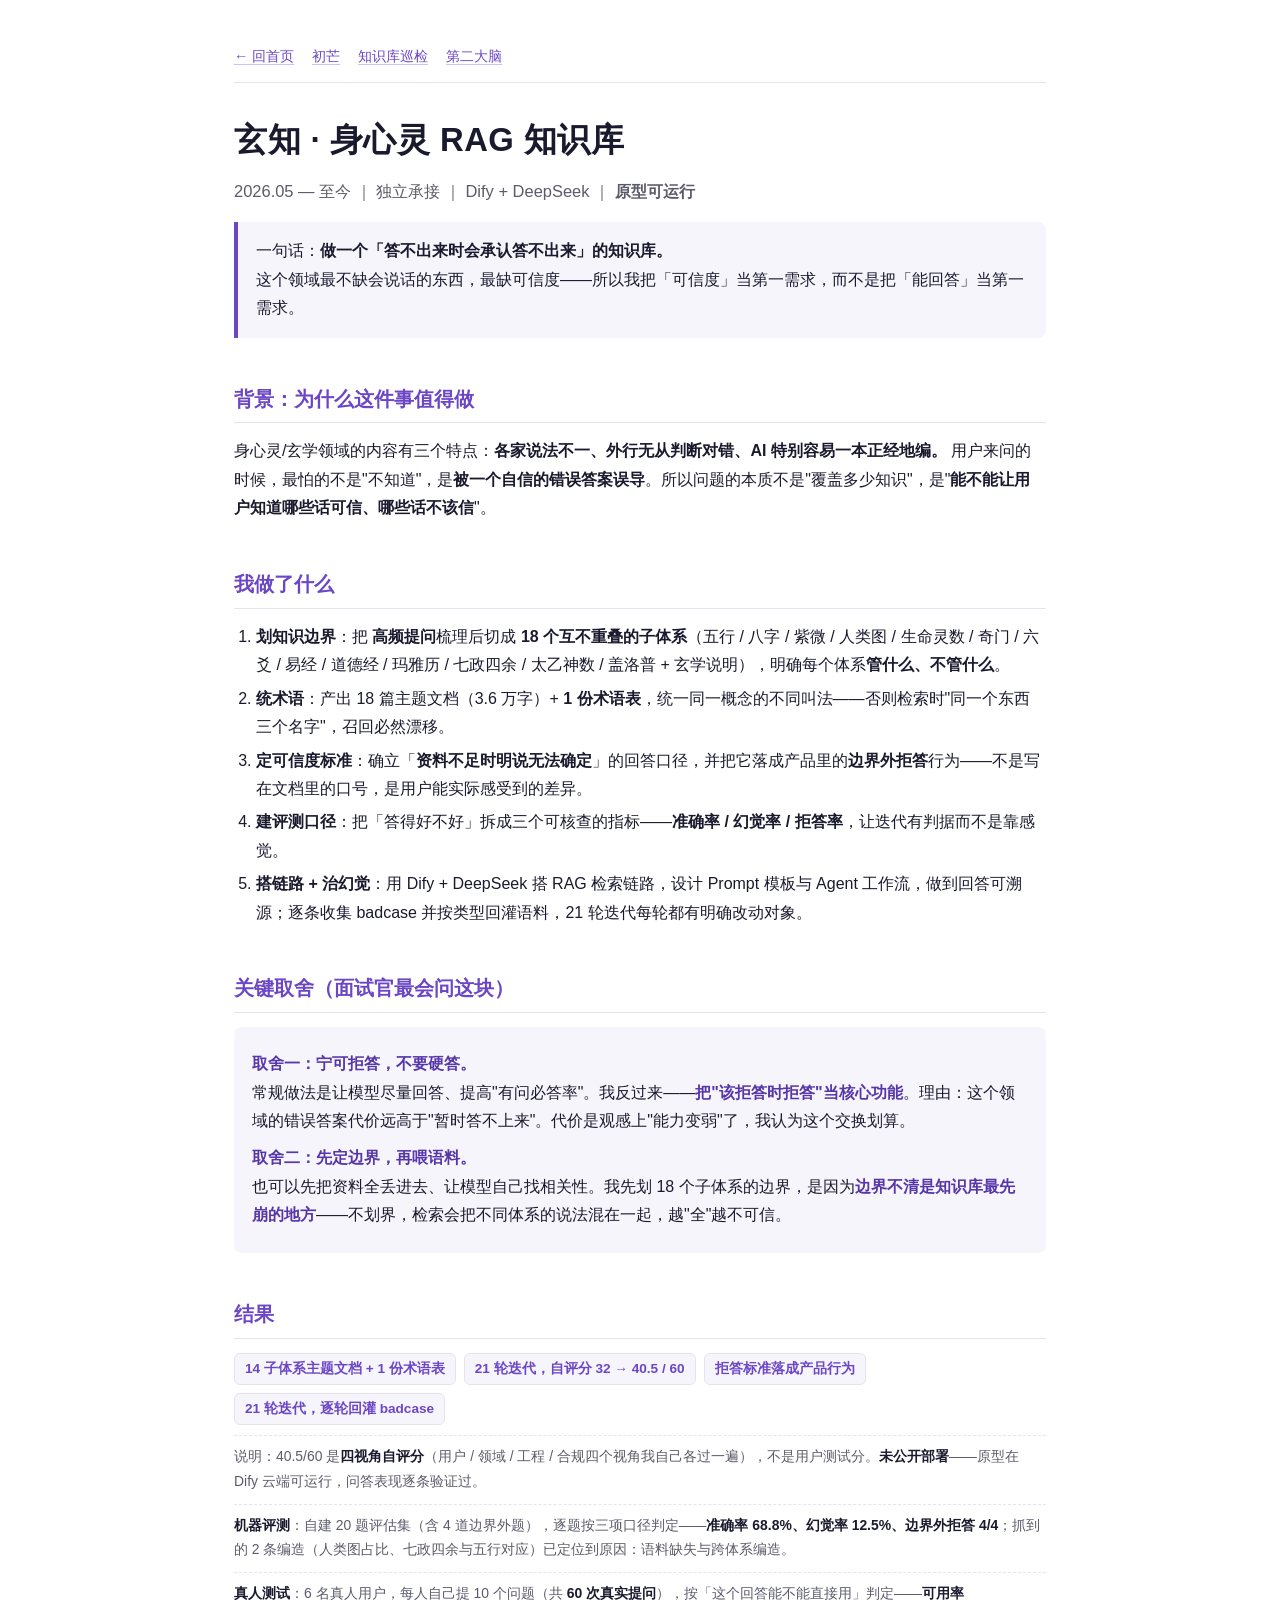
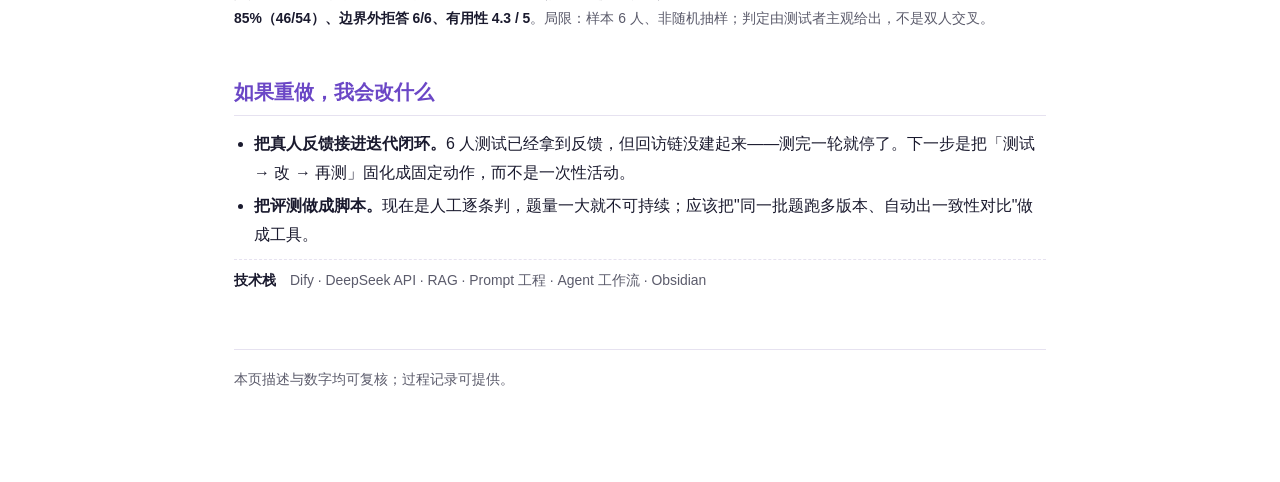
<file: xuanzhi.html>
<!DOCTYPE html>
<html lang="zh-CN">
<head>
<meta charset="UTF-8">
<meta name="viewport" content="width=device-width, initial-scale=1">
<title>玄知 · 身心灵 RAG 知识库 — 李旭作品集</title>
<link rel="stylesheet" href="style.css">
</head>
<body>
<div class="wrap">

<nav class="top">
  <a href="index.html">← 回首页</a>
  <a href="chumang.html">初芒</a>
  <a href="pkb.html">知识库巡检</a>
  <a href="brain.html">第二大脑</a>
</nav>

<h1>玄知 · 身心灵 RAG 知识库</h1>
<p class="tagline">2026.05 — 至今 ｜ 独立承接 ｜ Dify + DeepSeek ｜ <b>原型可运行</b></p>

<div class="lead">
一句话：<b>做一个「答不出来时会承认答不出来」的知识库。</b><br>
这个领域最不缺会说话的东西，最缺可信度——所以我把「可信度」当第一需求，而不是把「能回答」当第一需求。
</div>

<h2>背景：为什么这件事值得做</h2>
<p>身心灵/玄学领域的内容有三个特点：<b>各家说法不一、外行无从判断对错、AI 特别容易一本正经地编。</b>
用户来问的时候，最怕的不是"不知道"，是<b>被一个自信的错误答案误导</b>。所以问题的本质不是"覆盖多少知识"，是"<b>能不能让用户知道哪些话可信、哪些话不该信</b>"。</p>

<h2>我做了什么</h2>
<ol>
  <li><b>划知识边界</b>：把 <b>高频提问</b>梳理后切成 <b>18 个互不重叠的子体系</b>（五行 / 八字 / 紫微 / 人类图 / 生命灵数 / 奇门 / 六爻 / 易经 / 道德经 / 玛雅历 / 七政四余 / 太乙神数 / 盖洛普 + 玄学说明），明确每个体系<b>管什么、不管什么</b>。</li>
  <li><b>统术语</b>：产出 18 篇主题文档（3.6 万字）+ <b>1 份术语表</b>，统一同一概念的不同叫法——否则检索时"同一个东西三个名字"，召回必然漂移。</li>
  <li><b>定可信度标准</b>：确立「<b>资料不足时明说无法确定</b>」的回答口径，并把它落成产品里的<b>边界外拒答</b>行为——不是写在文档里的口号，是用户能实际感受到的差异。</li>
  <li><b>建评测口径</b>：把「答得好不好」拆成三个可核查的指标——<b>准确率 / 幻觉率 / 拒答率</b>，让迭代有判据而不是靠感觉。</li>
  <li><b>搭链路 + 治幻觉</b>：用 Dify + DeepSeek 搭 RAG 检索链路，设计 Prompt 模板与 Agent 工作流，做到回答可溯源；逐条收集 badcase 并按类型回灌语料，21 轮迭代每轮都有明确改动对象。</li>
</ol>

<h2>关键取舍（面试官最会问这块）</h2>
<div class="block">
<p><b>取舍一：宁可拒答，不要硬答。</b><br>
常规做法是让模型尽量回答、提高"有问必答率"。我反过来——<b>把"该拒答时拒答"当核心功能</b>。理由：这个领域的错误答案代价远高于"暂时答不上来"。代价是观感上"能力变弱"了，我认为这个交换划算。</p>
<p><b>取舍二：先定边界，再喂语料。</b><br>
也可以先把资料全丢进去、让模型自己找相关性。我先划 18 个子体系的边界，是因为<b>边界不清是知识库最先崩的地方</b>——不划界，检索会把不同体系的说法混在一起，越"全"越不可信。</p>
</div>

<h2>结果</h2>
<div class="kpis">
  <span class="kpi">14 子体系主题文档 + 1 份术语表</span>
  <span class="kpi"><b>21 轮迭代</b>，自评分 32 → 40.5 / 60</span>
  <span class="kpi">拒答标准落成产品行为</span>
  <span class="kpi">21 轮迭代，逐轮回灌 badcase</span>
</div>
<p class="stack">说明：40.5/60 是<b>四视角自评分</b>（用户 / 领域 / 工程 / 合规四个视角我自己各过一遍），不是用户测试分。<b>未公开部署</b>——原型在 Dify 云端可运行，问答表现逐条验证过。</p>

<p class="stack"><b>机器评测</b>：自建 20 题评估集（含 4 道边界外题），逐题按三项口径判定——<b>准确率 68.8%、幻觉率 12.5%、边界外拒答 4/4</b>；抓到的 2 条编造（人类图占比、七政四余与五行对应）已定位到原因：语料缺失与跨体系编造。</p>
<p class="stack"><b>真人测试</b>：6 名真人用户，每人自己提 10 个问题（共 <b>60 次真实提问</b>），按「这个回答能不能直接用」判定——<b>可用率 85%（46/54）、边界外拒答 6/6、有用性 4.3 / 5</b>。局限：样本 6 人、非随机抽样；判定由测试者主观给出，不是双人交叉。</p>
<h2>如果重做，我会改什么</h2>
<ul>
  <li><b>把真人反馈接进迭代闭环。</b>6 人测试已经拿到反馈，但回访链没建起来——测完一轮就停了。下一步是把「测试 → 改 → 再测」固化成固定动作，而不是一次性活动。</li>
  <li><b>把评测做成脚本。</b>现在是人工逐条判，题量一大就不可持续；应该把"同一批题跑多版本、自动出一致性对比"做成工具。</li>
</ul>

<div class="stack"><b>技术栈</b>　Dify · DeepSeek API · RAG · Prompt 工程 · Agent 工作流 · Obsidian</div>

<footer>本页描述与数字均可复核；过程记录可提供。</footer>

</div>
</body>
</html>
</file>
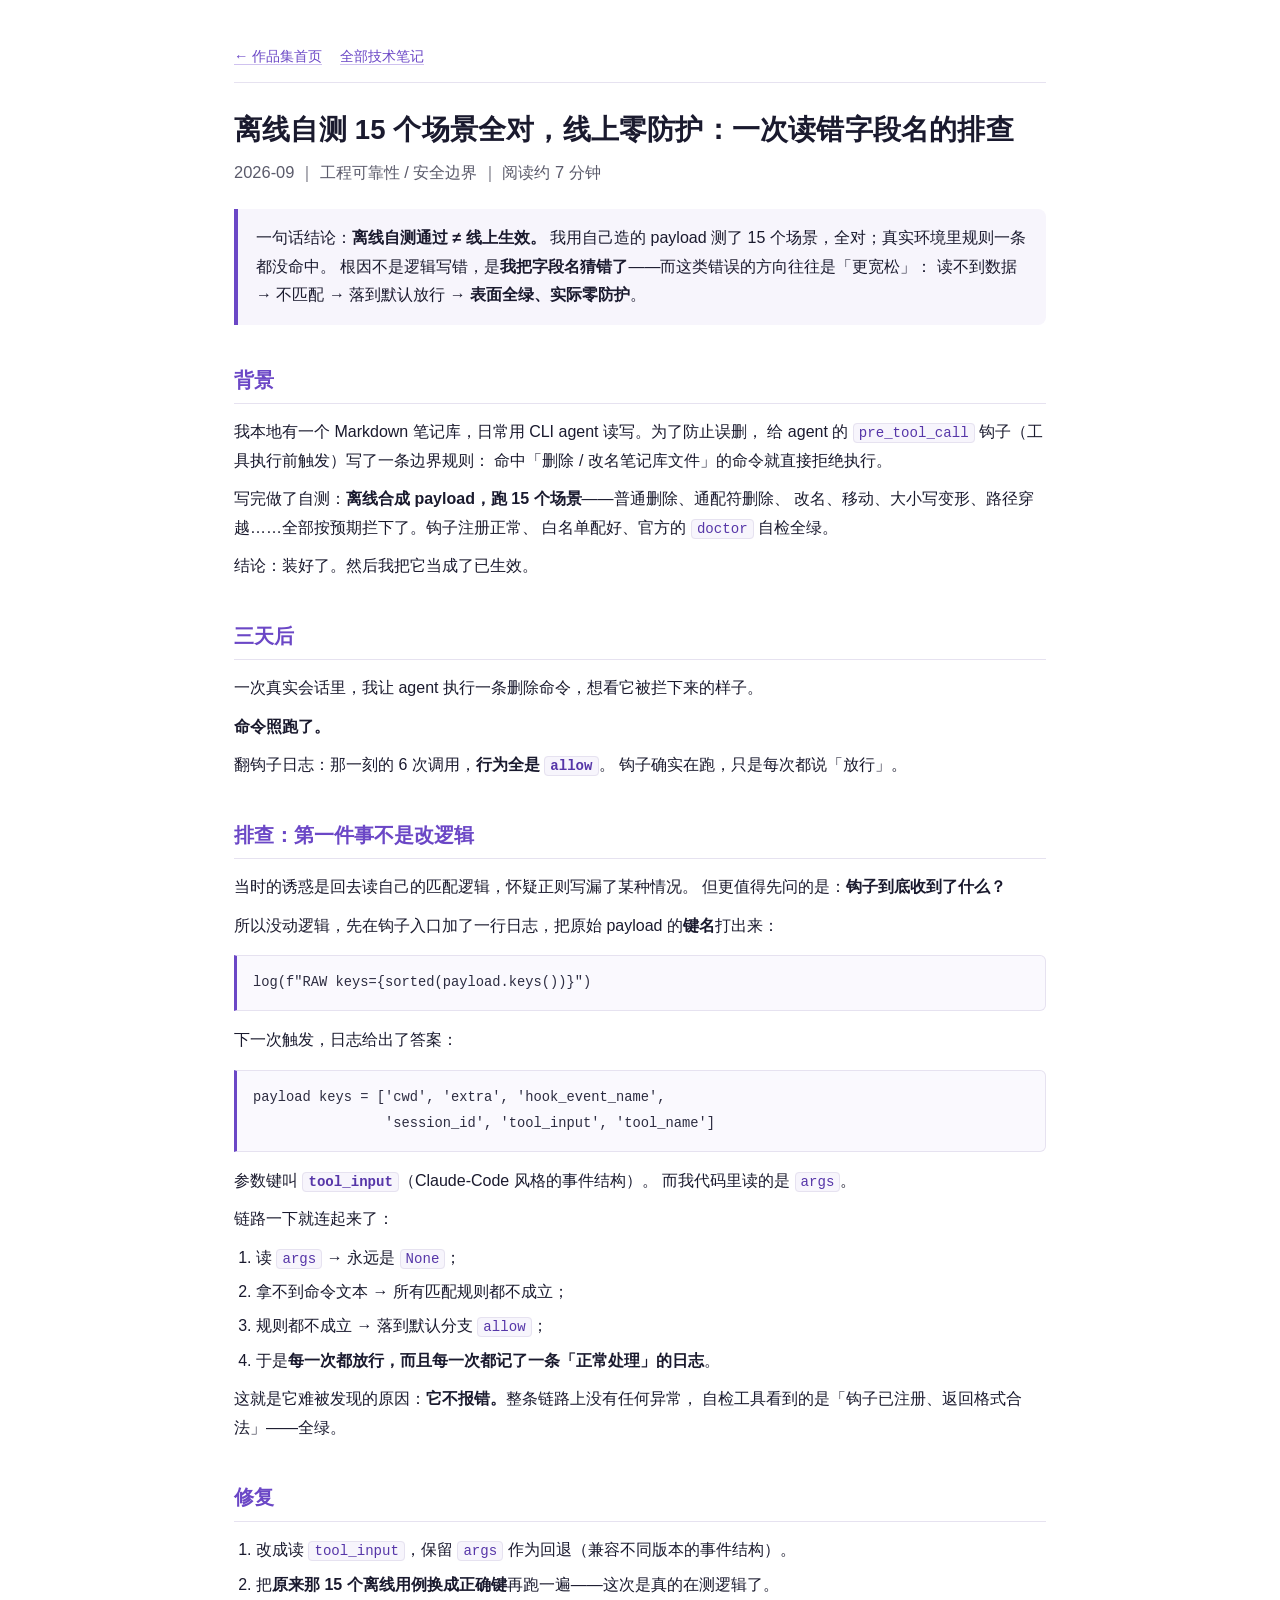
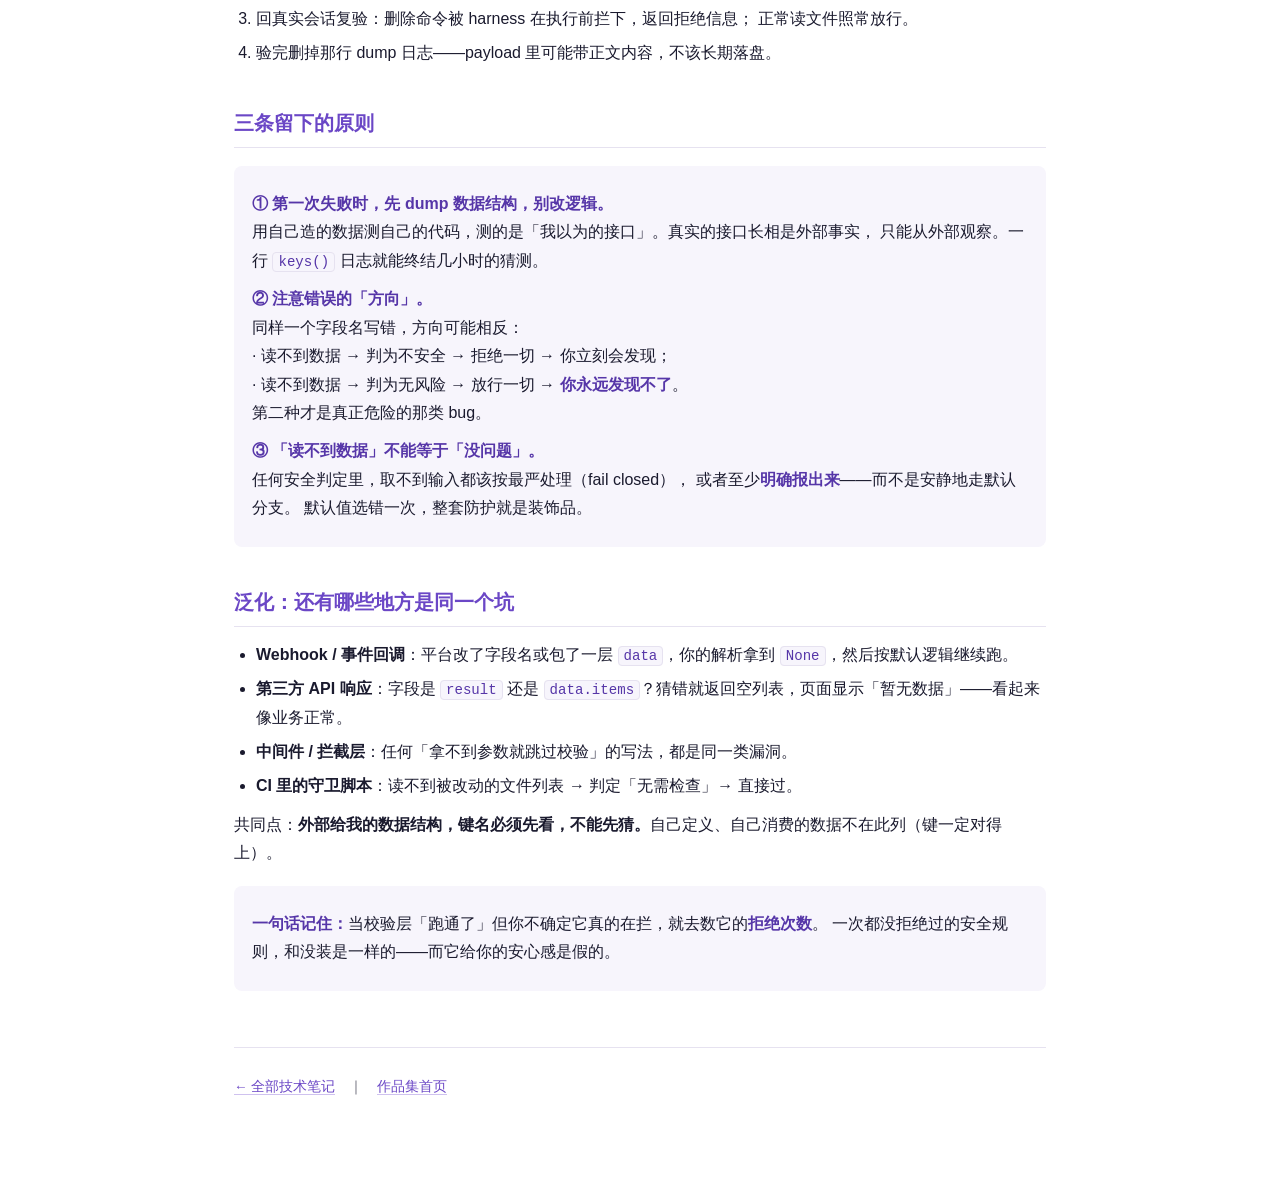
<file: posts/hook-silent-failure.html>
<!DOCTYPE html>
<html lang="zh-CN">
<head>
<meta charset="UTF-8">
<meta name="viewport" content="width=device-width, initial-scale=1">
<title>离线自测 15 个场景全对，线上零防护：一次读错字段名的排查 — 技术笔记 · 李旭</title>
<meta name="description" content="给 CLI agent 写的安全钩子，离线用例全绿、doctor 全绿，真实会话里却完全没生效。根因是 payload 字段名读错，而错误的方向是「更宽松」。">
<link rel="stylesheet" href="../style.css">
</head>
<body>
<div class="wrap">

<nav class="top">
  <a href="../index.html">← 作品集首页</a>
  <a href="../blog.html">全部技术笔记</a>
</nav>

<article class="post">

<h1>离线自测 15 个场景全对，线上零防护：一次读错字段名的排查</h1>
<p class="tagline">2026-09 ｜ 工程可靠性 / 安全边界 ｜ 阅读约 7 分钟</p>

<div class="lead">
一句话结论：<b>离线自测通过 ≠ 线上生效。</b>
我用自己造的 payload 测了 15 个场景，全对；真实环境里规则一条都没命中。
根因不是逻辑写错，是<b>我把字段名猜错了</b>——而这类错误的方向往往是「更宽松」：
读不到数据 → 不匹配 → 落到默认放行 → <b>表面全绿、实际零防护</b>。
</div>

<h2>背景</h2>
<p>我本地有一个 Markdown 笔记库，日常用 CLI agent 读写。为了防止误删，
给 agent 的 <code>pre_tool_call</code> 钩子（工具执行前触发）写了一条边界规则：
命中「删除 / 改名笔记库文件」的命令就直接拒绝执行。</p>
<p>写完做了自测：<b>离线合成 payload，跑 15 个场景</b>——普通删除、通配符删除、
改名、移动、大小写变形、路径穿越……全部按预期拦下了。钩子注册正常、
白名单配好、官方的 <code>doctor</code> 自检全绿。</p>
<p>结论：装好了。然后我把它当成了已生效。</p>

<h2>三天后</h2>
<p>一次真实会话里，我让 agent 执行一条删除命令，想看它被拦下来的样子。</p>
<p><b>命令照跑了。</b></p>
<p>翻钩子日志：那一刻的 6 次调用，<b>行为全是 <code>allow</code></b>。
钩子确实在跑，只是每次都说「放行」。</p>

<h2>排查：第一件事不是改逻辑</h2>
<p>当时的诱惑是回去读自己的匹配逻辑，怀疑正则写漏了某种情况。
但更值得先问的是：<b>钩子到底收到了什么？</b></p>
<p>所以没动逻辑，先在钩子入口加了一行日志，把原始 payload 的<b>键名</b>打出来：</p>

<pre><code>log(f"RAW keys={sorted(payload.keys())}")</code></pre>

<p>下一次触发，日志给出了答案：</p>

<pre><code>payload keys = ['cwd', 'extra', 'hook_event_name',
                'session_id', 'tool_input', 'tool_name']</code></pre>

<p>参数键叫 <b><code>tool_input</code></b>（Claude-Code 风格的事件结构）。
而我代码里读的是 <code>args</code>。</p>

<p>链路一下就连起来了：</p>
<ol>
  <li>读 <code>args</code> → 永远是 <code>None</code>；</li>
  <li>拿不到命令文本 → 所有匹配规则都不成立；</li>
  <li>规则都不成立 → 落到默认分支 <code>allow</code>；</li>
  <li>于是<b>每一次都放行，而且每一次都记了一条「正常处理」的日志</b>。</li>
</ol>
<p>这就是它难被发现的原因：<b>它不报错。</b>整条链路上没有任何异常，
自检工具看到的是「钩子已注册、返回格式合法」——全绿。</p>

<h2>修复</h2>
<ol>
  <li>改成读 <code>tool_input</code>，保留 <code>args</code> 作为回退（兼容不同版本的事件结构）。</li>
  <li>把<b>原来那 15 个离线用例换成正确键</b>再跑一遍——这次是真的在测逻辑了。</li>
  <li>回真实会话复验：删除命令被 harness 在执行前拦下，返回拒绝信息；
      正常读文件照常放行。</li>
  <li>验完删掉那行 dump 日志——payload 里可能带正文内容，不该长期落盘。</li>
</ol>

<h2>三条留下的原则</h2>

<div class="block">
<p><b>① 第一次失败时，先 dump 数据结构，别改逻辑。</b><br>
用自己造的数据测自己的代码，测的是「我以为的接口」。真实的接口长相是外部事实，
只能从外部观察。一行 <code>keys()</code> 日志就能终结几小时的猜测。</p>

<p><b>② 注意错误的「方向」。</b><br>
同样一个字段名写错，方向可能相反：<br>
· 读不到数据 → 判为不安全 → 拒绝一切 → 你立刻会发现；<br>
· 读不到数据 → 判为无风险 → 放行一切 → <b>你永远发现不了</b>。<br>
第二种才是真正危险的那类 bug。</p>

<p><b>③ 「读不到数据」不能等于「没问题」。</b><br>
任何安全判定里，取不到输入都该按最严处理（fail closed），
或者至少<b>明确报出来</b>——而不是安静地走默认分支。
默认值选错一次，整套防护就是装饰品。</p>
</div>

<h2>泛化：还有哪些地方是同一个坑</h2>
<ul>
  <li><b>Webhook / 事件回调</b>：平台改了字段名或包了一层 <code>data</code>，你的解析拿到 <code>None</code>，然后按默认逻辑继续跑。</li>
  <li><b>第三方 API 响应</b>：字段是 <code>result</code> 还是 <code>data.items</code>？猜错就返回空列表，页面显示「暂无数据」——看起来像业务正常。</li>
  <li><b>中间件 / 拦截层</b>：任何「拿不到参数就跳过校验」的写法，都是同一类漏洞。</li>
  <li><b>CI 里的守卫脚本</b>：读不到被改动的文件列表 → 判定「无需检查」→ 直接过。</li>
</ul>
<p>共同点：<b>外部给我的数据结构，键名必须先看，不能先猜。</b>自己定义、自己消费的数据不在此列（键一定对得上）。</p>

<div class="block">
<p><b>一句话记住：</b>当校验层「跑通了」但你不确定它真的在拦，就去数它的<b>拒绝次数</b>。
一次都没拒绝过的安全规则，和没装是一样的——而它给你的安心感是假的。</p>
</div>

</article>

<footer>
  <p><a href="../blog.html">← 全部技术笔记</a>　｜　<a href="../index.html">作品集首页</a></p>
</footer>

</div>
</body>
</html>
</file>
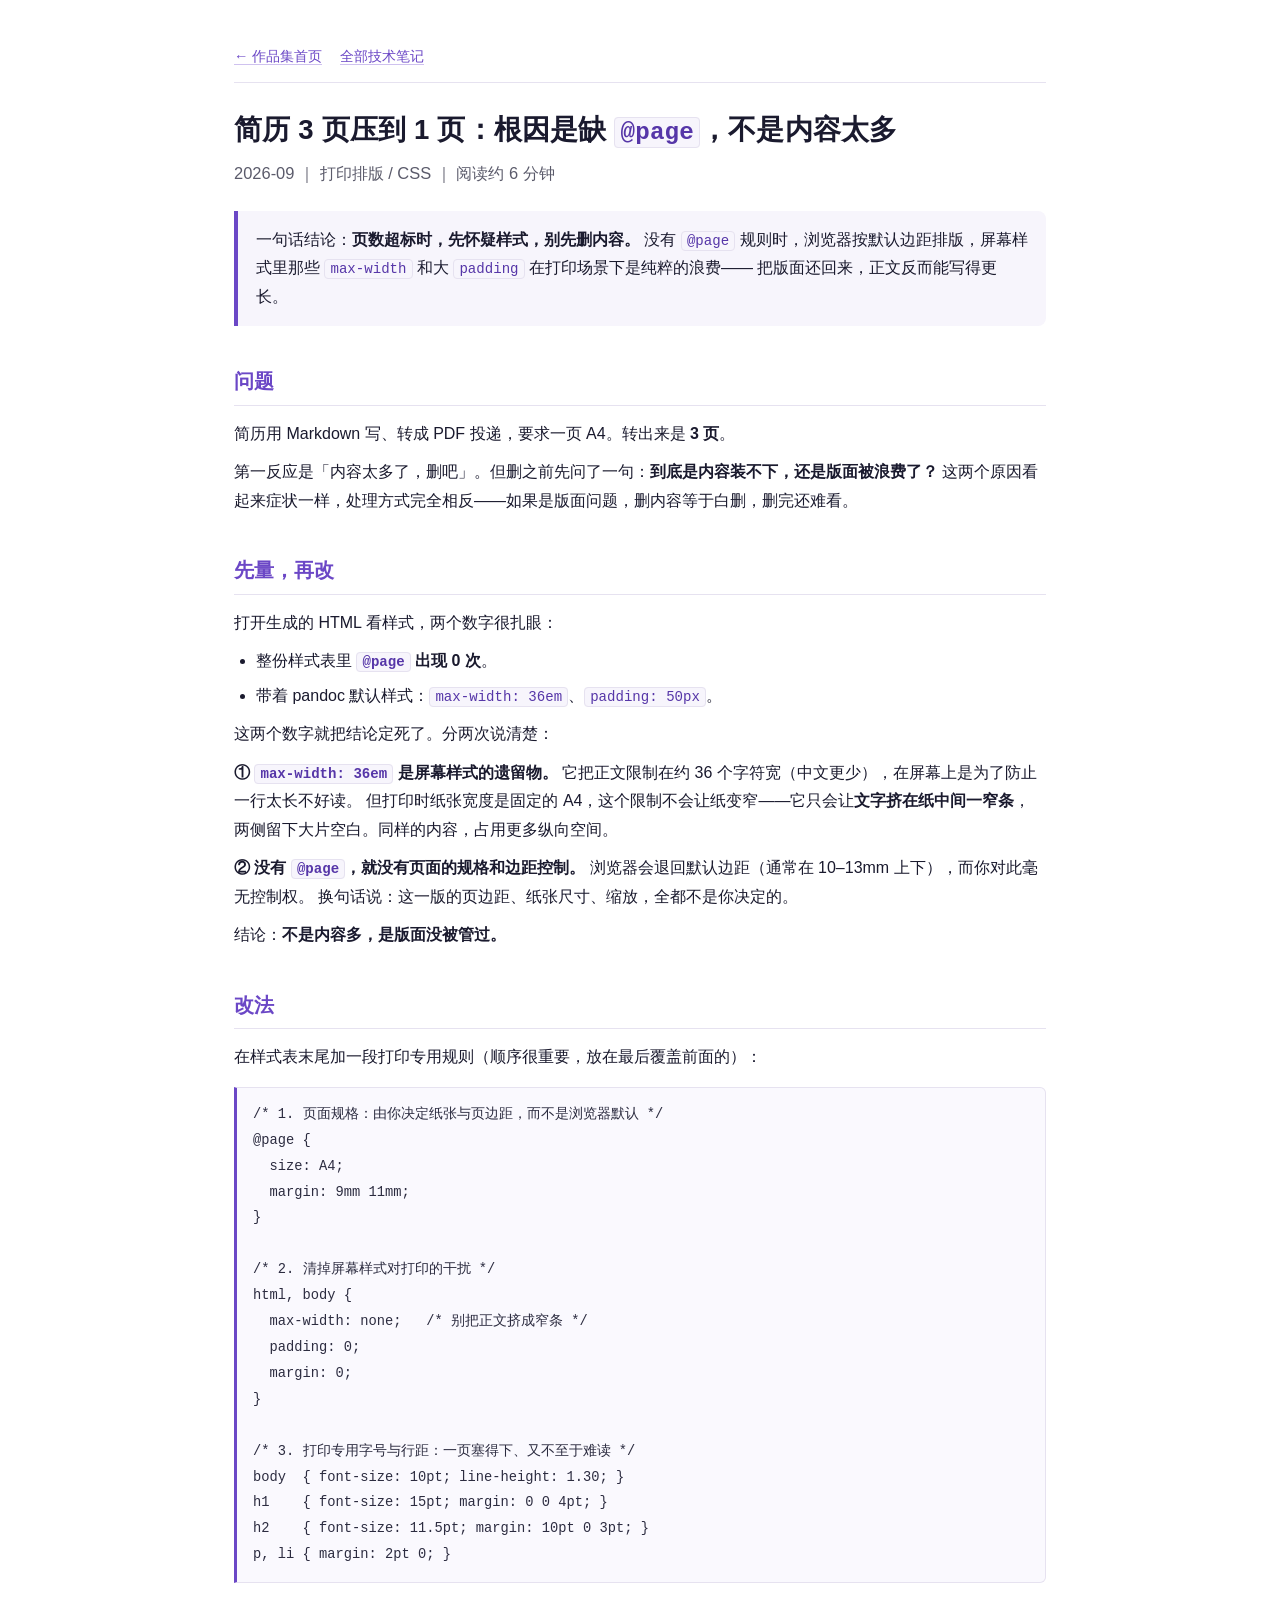
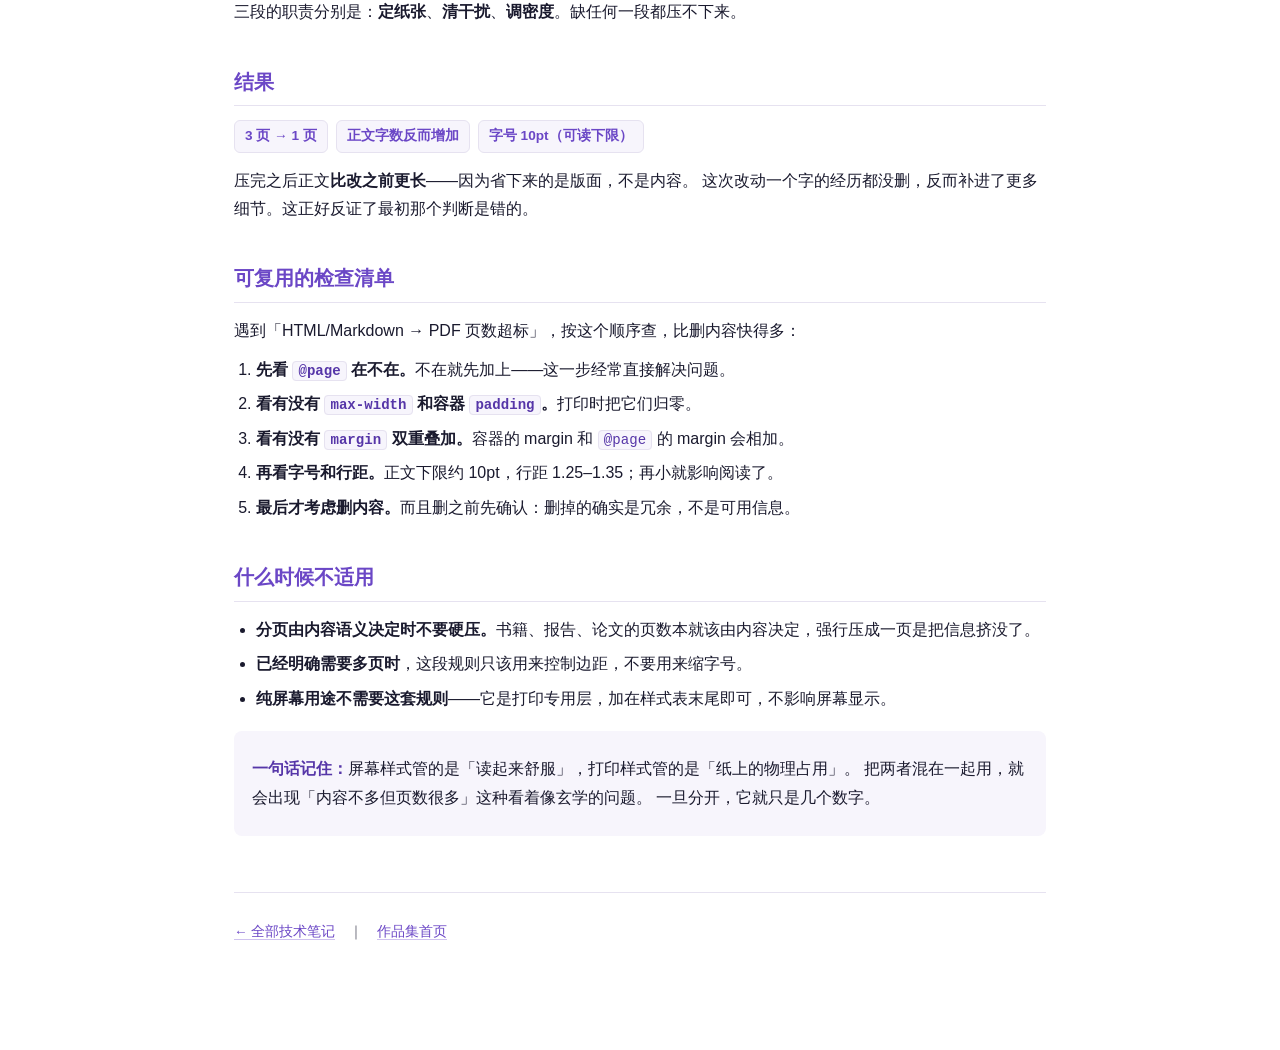
<file: posts/pdf-page-count.html>
<!DOCTYPE html>
<html lang="zh-CN">
<head>
<meta charset="UTF-8">
<meta name="viewport" content="width=device-width, initial-scale=1">
<title>简历 3 页压到 1 页：根因是缺 @page，不是内容太多 — 技术笔记 · 李旭</title>
<meta name="description" content="Markdown 转 PDF 页数超标，第一反应是删内容；实际根因是打印样式里没有 @page 规则。附可复用的打印排版检查清单。">
<link rel="stylesheet" href="../style.css">
</head>
<body>
<div class="wrap">

<nav class="top">
  <a href="../index.html">← 作品集首页</a>
  <a href="../blog.html">全部技术笔记</a>
</nav>

<article class="post">

<h1>简历 3 页压到 1 页：根因是缺 <code>@page</code>，不是内容太多</h1>
<p class="tagline">2026-09 ｜ 打印排版 / CSS ｜ 阅读约 6 分钟</p>

<div class="lead">
一句话结论：<b>页数超标时，先怀疑样式，别先删内容。</b>
没有 <code>@page</code> 规则时，浏览器按默认边距排版，屏幕样式里那些
<code>max-width</code> 和大 <code>padding</code> 在打印场景下是纯粹的浪费——
把版面还回来，正文反而能写得更长。
</div>

<h2>问题</h2>
<p>简历用 Markdown 写、转成 PDF 投递，要求一页 A4。转出来是 <b>3 页</b>。</p>
<p>第一反应是「内容太多了，删吧」。但删之前先问了一句：<b>到底是内容装不下，还是版面被浪费了？</b>
这两个原因看起来症状一样，处理方式完全相反——如果是版面问题，删内容等于白删，删完还难看。</p>

<h2>先量，再改</h2>
<p>打开生成的 HTML 看样式，两个数字很扎眼：</p>
<ul>
  <li>整份样式表里 <b><code>@page</code> 出现 0 次</b>。</li>
  <li>带着 pandoc 默认样式：<code>max-width: 36em</code>、<code>padding: 50px</code>。</li>
</ul>
<p>这两个数字就把结论定死了。分两次说清楚：</p>

<p><b>① <code>max-width: 36em</code> 是屏幕样式的遗留物。</b>
它把正文限制在约 36 个字符宽（中文更少），在屏幕上是为了防止一行太长不好读。
但打印时纸张宽度是固定的 A4，这个限制不会让纸变窄——它只会让<b>文字挤在纸中间一窄条</b>，
两侧留下大片空白。同样的内容，占用更多纵向空间。</p>

<p><b>② 没有 <code>@page</code>，就没有页面的规格和边距控制。</b>
浏览器会退回默认边距（通常在 10–13mm 上下），而你对此毫无控制权。
换句话说：这一版的页边距、纸张尺寸、缩放，全都不是你决定的。</p>

<p>结论：<b>不是内容多，是版面没被管过。</b></p>

<h2>改法</h2>
<p>在样式表末尾加一段打印专用规则（顺序很重要，放在最后覆盖前面的）：</p>

<pre><code>/* 1. 页面规格：由你决定纸张与页边距，而不是浏览器默认 */
@page {
  size: A4;
  margin: 9mm 11mm;
}

/* 2. 清掉屏幕样式对打印的干扰 */
html, body {
  max-width: none;   /* 别把正文挤成窄条 */
  padding: 0;
  margin: 0;
}

/* 3. 打印专用字号与行距：一页塞得下、又不至于难读 */
body  { font-size: 10pt; line-height: 1.30; }
h1    { font-size: 15pt; margin: 0 0 4pt; }
h2    { font-size: 11.5pt; margin: 10pt 0 3pt; }
p, li { margin: 2pt 0; }</code></pre>

<p>三段的职责分别是：<b>定纸张</b>、<b>清干扰</b>、<b>调密度</b>。缺任何一段都压不下来。</p>

<h2>结果</h2>
<div class="kpis">
  <span class="kpi">3 页 → 1 页</span>
  <span class="kpi">正文字数反而增加</span>
  <span class="kpi">字号 10pt（可读下限）</span>
</div>
<p>压完之后正文<b>比改之前更长</b>——因为省下来的是版面，不是内容。
这次改动一个字的经历都没删，反而补进了更多细节。这正好反证了最初那个判断是错的。</p>

<h2>可复用的检查清单</h2>
<p>遇到「HTML/Markdown → PDF 页数超标」，按这个顺序查，比删内容快得多：</p>
<ol>
  <li><b>先看 <code>@page</code> 在不在。</b>不在就先加上——这一步经常直接解决问题。</li>
  <li><b>看有没有 <code>max-width</code> 和容器 <code>padding</code>。</b>打印时把它们归零。</li>
  <li><b>看有没有 <code>margin</code> 双重叠加。</b>容器的 margin 和 <code>@page</code> 的 margin 会相加。</li>
  <li><b>再看字号和行距。</b>正文下限约 10pt，行距 1.25–1.35；再小就影响阅读了。</li>
  <li><b>最后才考虑删内容。</b>而且删之前先确认：删掉的确实是冗余，不是可用信息。</li>
</ol>

<h2>什么时候不适用</h2>
<ul>
  <li><b>分页由内容语义决定时不要硬压。</b>书籍、报告、论文的页数本就该由内容决定，强行压成一页是把信息挤没了。</li>
  <li><b>已经明确需要多页时</b>，这段规则只该用来控制边距，不要用来缩字号。</li>
  <li><b>纯屏幕用途不需要这套规则</b>——它是打印专用层，加在样式表末尾即可，不影响屏幕显示。</li>
</ul>

<div class="block">
<p><b>一句话记住：</b>屏幕样式管的是「读起来舒服」，打印样式管的是「纸上的物理占用」。
把两者混在一起用，就会出现「内容不多但页数很多」这种看着像玄学的问题。
一旦分开，它就只是几个数字。</p>
</div>

</article>

<footer>
  <p><a href="../blog.html">← 全部技术笔记</a>　｜　<a href="../index.html">作品集首页</a></p>
</footer>

</div>
</body>
</html>
</file>
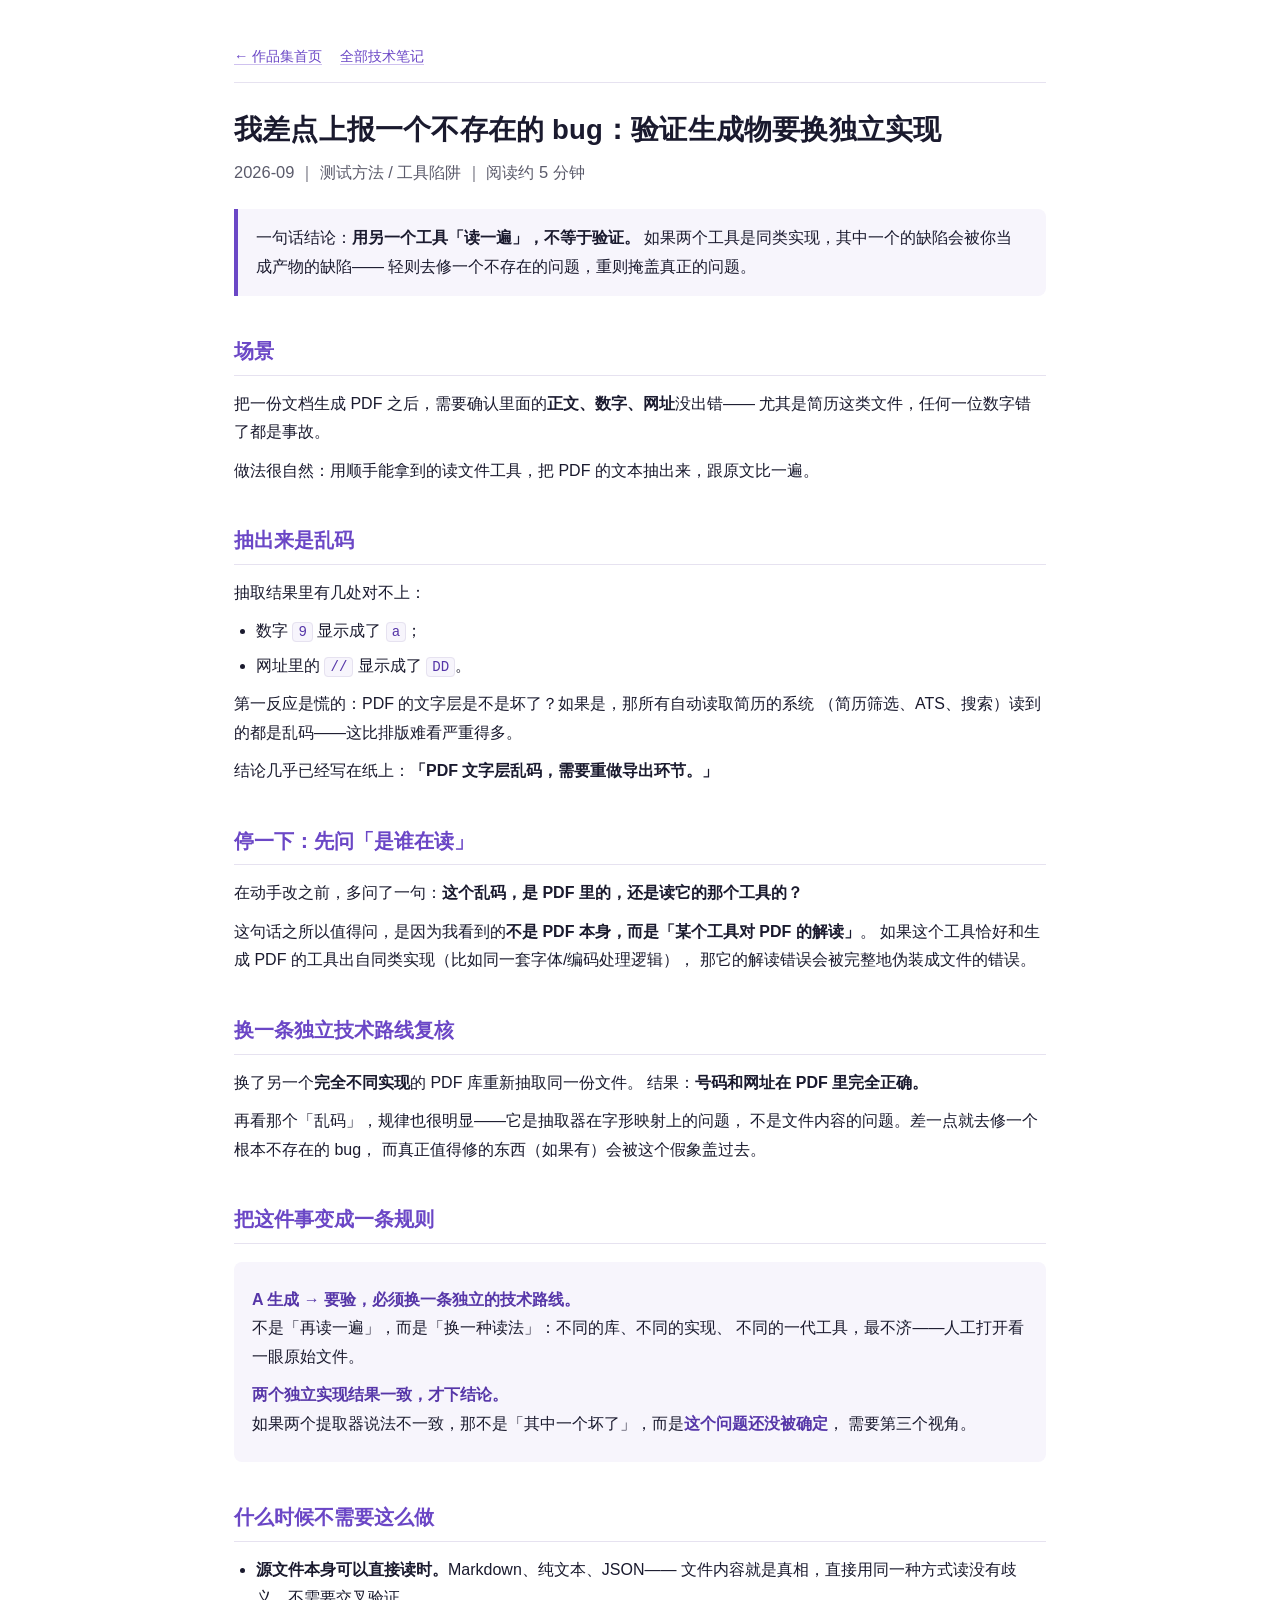
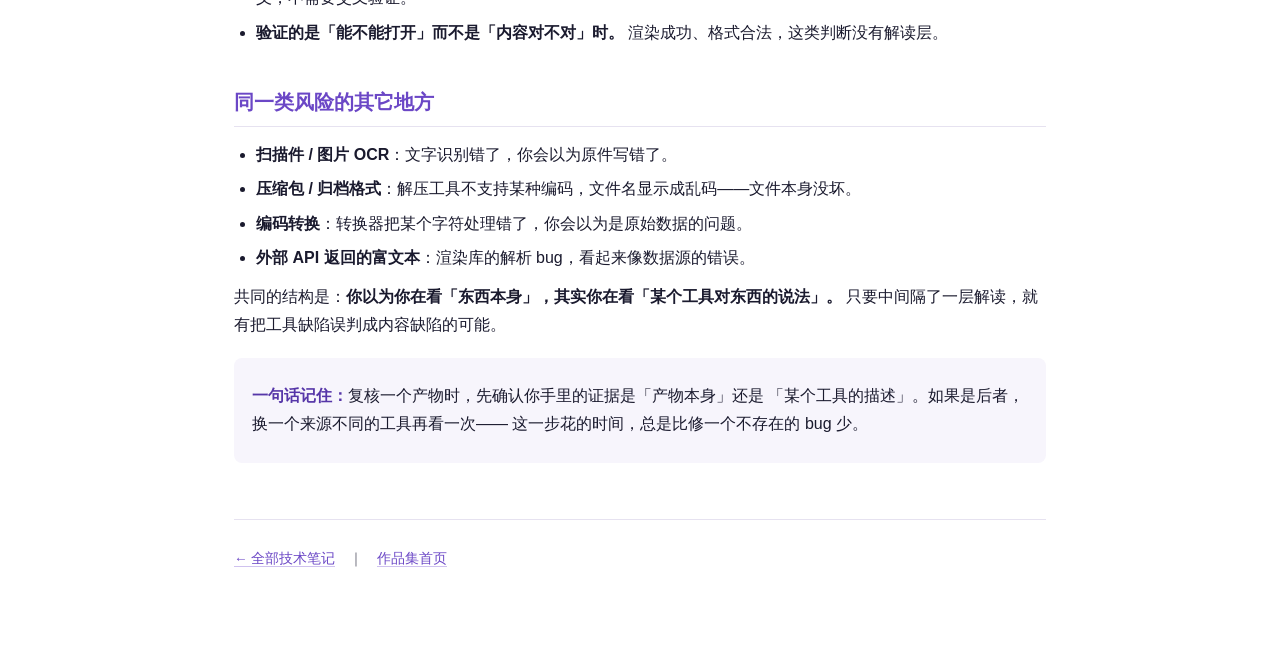
<file: posts/verify-with-independent-tool.html>
<!DOCTYPE html>
<html lang="zh-CN">
<head>
<meta charset="UTF-8">
<meta name="viewport" content="width=device-width, initial-scale=1">
<title>我差点上报一个不存在的 bug：验证生成物要换独立实现 — 技术笔记 · 李旭</title>
<meta name="description" content="生成 PDF 后用顺手工具抽文本复核，看到乱码差点当成真 bug。换一条独立技术路线复核才发现：原文件完全正确，是提取器的问题。">
<link rel="stylesheet" href="../style.css">
</head>
<body>
<div class="wrap">

<nav class="top">
  <a href="../index.html">← 作品集首页</a>
  <a href="../blog.html">全部技术笔记</a>
</nav>

<article class="post">

<h1>我差点上报一个不存在的 bug：验证生成物要换独立实现</h1>
<p class="tagline">2026-09 ｜ 测试方法 / 工具陷阱 ｜ 阅读约 5 分钟</p>

<div class="lead">
一句话结论：<b>用另一个工具「读一遍」，不等于验证。</b>
如果两个工具是同类实现，其中一个的缺陷会被你当成产物的缺陷——
轻则去修一个不存在的问题，重则掩盖真正的问题。
</div>

<h2>场景</h2>
<p>把一份文档生成 PDF 之后，需要确认里面的<b>正文、数字、网址</b>没出错——
尤其是简历这类文件，任何一位数字错了都是事故。</p>
<p>做法很自然：用顺手能拿到的读文件工具，把 PDF 的文本抽出来，跟原文比一遍。</p>

<h2>抽出来是乱码</h2>
<p>抽取结果里有几处对不上：</p>
<ul>
  <li>数字 <code>9</code> 显示成了 <code>a</code>；</li>
  <li>网址里的 <code>//</code> 显示成了 <code>DD</code>。</li>
</ul>
<p>第一反应是慌的：PDF 的文字层是不是坏了？如果是，那所有自动读取简历的系统
（简历筛选、ATS、搜索）读到的都是乱码——这比排版难看严重得多。</p>
<p>结论几乎已经写在纸上：<b>「PDF 文字层乱码，需要重做导出环节。」</b></p>

<h2>停一下：先问「是谁在读」</h2>
<p>在动手改之前，多问了一句：<b>这个乱码，是 PDF 里的，还是读它的那个工具的？</b></p>
<p>这句话之所以值得问，是因为我看到的<b>不是 PDF 本身，而是「某个工具对 PDF 的解读」</b>。
如果这个工具恰好和生成 PDF 的工具出自同类实现（比如同一套字体/编码处理逻辑），
那它的解读错误会被完整地伪装成文件的错误。</p>

<h2>换一条独立技术路线复核</h2>
<p>换了另一个<b>完全不同实现</b>的 PDF 库重新抽取同一份文件。
结果：<b>号码和网址在 PDF 里完全正确。</b></p>
<p>再看那个「乱码」，规律也很明显——它是抽取器在字形映射上的问题，
不是文件内容的问题。差一点就去修一个根本不存在的 bug，
而真正值得修的东西（如果有）会被这个假象盖过去。</p>

<h2>把这件事变成一条规则</h2>
<div class="block">
<p><b>A 生成 → 要验，必须换一条独立的技术路线。</b><br>
不是「再读一遍」，而是「换一种读法」：不同的库、不同的实现、
不同的一代工具，最不济——人工打开看一眼原始文件。</p>

<p><b>两个独立实现结果一致，才下结论。</b><br>
如果两个提取器说法不一致，那不是「其中一个坏了」，而是<b>这个问题还没被确定</b>，
需要第三个视角。</p>
</div>

<h2>什么时候不需要这么做</h2>
<ul>
  <li><b>源文件本身可以直接读时。</b>Markdown、纯文本、JSON——
      文件内容就是真相，直接用同一种方式读没有歧义，不需要交叉验证。</li>
  <li><b>验证的是「能不能打开」而不是「内容对不对」时。</b>
      渲染成功、格式合法，这类判断没有解读层。</li>
</ul>

<h2>同一类风险的其它地方</h2>
<ul>
  <li><b>扫描件 / 图片 OCR</b>：文字识别错了，你会以为原件写错了。</li>
  <li><b>压缩包 / 归档格式</b>：解压工具不支持某种编码，文件名显示成乱码——文件本身没坏。</li>
  <li><b>编码转换</b>：转换器把某个字符处理错了，你会以为是原始数据的问题。</li>
  <li><b>外部 API 返回的富文本</b>：渲染库的解析 bug，看起来像数据源的错误。</li>
</ul>
<p>共同的结构是：<b>你以为你在看「东西本身」，其实你在看「某个工具对东西的说法」。</b>
只要中间隔了一层解读，就有把工具缺陷误判成内容缺陷的可能。</p>

<div class="block">
<p><b>一句话记住：</b>复核一个产物时，先确认你手里的证据是「产物本身」还是
「某个工具的描述」。如果是后者，换一个来源不同的工具再看一次——
这一步花的时间，总是比修一个不存在的 bug 少。</p>
</div>

</article>

<footer>
  <p><a href="../blog.html">← 全部技术笔记</a>　｜　<a href="../index.html">作品集首页</a></p>
</footer>

</div>
</body>
</html>
</file>
<file: style.css>
/* 作品集站点 · 共用样式 */
:root{--brand:#6b47c6;--brand-d:#5636a8;--ink:#1a1a2e;--sub:#5b5b6b;--line:#e6e2f0;--soft:#f7f5fc;--ok:#1f8a4c}
*{box-sizing:border-box}
body{margin:0;background:#fff;color:var(--ink);font-family:'Microsoft YaHei','PingFang SC',-apple-system,sans-serif;line-height:1.78;font-size:16px}
.wrap{max-width:860px;margin:0 auto;padding:44px 24px 90px}
a{color:var(--brand);text-decoration:none;border-bottom:1px solid #cfc2ef}
a:hover{border-bottom-color:var(--brand)}
nav.top{font-size:.9em;color:var(--sub);margin-bottom:28px;padding-bottom:12px;border-bottom:1px solid var(--line)}
nav.top a{margin-right:14px}
h1{margin:0 0 8px;font-size:2.05em;letter-spacing:.5px}
.tagline{color:var(--sub);margin:0 0 16px;font-size:1.03em}
.contact{font-size:.92em;color:var(--sub);border-left:3px solid var(--brand);padding-left:12px;margin-bottom:32px}
.contact b{color:var(--ink);font-weight:600}
h2{font-size:1.22em;color:var(--brand);margin:44px 0 14px;padding-bottom:6px;border-bottom:1px solid var(--line)}
h3{margin:0 0 4px;font-size:1.08em}
p{margin:9px 0}
.lead{background:var(--soft);border-left:4px solid var(--brand);padding:15px 18px;border-radius:0 8px 8px 0}
.card{border:1px solid var(--line);border-radius:10px;padding:18px 20px;margin:16px 0;transition:.18s}
.card:hover{border-color:var(--brand);box-shadow:0 4px 18px rgba(107,71,198,.08)}
.card .meta{font-size:.85em;color:var(--sub);margin-bottom:8px}
.card .more{font-size:.9em;margin-top:10px}
ul{margin:8px 0 0;padding-left:20px}
li{margin:5px 0}
.kpis{display:flex;flex-wrap:wrap;gap:8px;margin:10px 0 4px}
.kpi{background:var(--soft);border:1px solid var(--line);border-radius:6px;padding:3px 10px;font-size:.85em;color:var(--brand);font-weight:600;white-space:nowrap}
.stack{font-size:.87em;color:var(--sub);margin-top:10px;padding-top:8px;border-top:1px dashed var(--line)}
.stack b{color:var(--ink);font-weight:600}
table{width:100%;border-collapse:collapse;margin:12px 0;font-size:.94em}
th,td{border:1px solid var(--line);padding:8px 11px;text-align:left;vertical-align:top}
th{background:var(--soft);color:var(--brand);font-weight:600;width:132px}
.block{background:var(--soft);border-radius:8px;padding:14px 18px;margin:14px 0}
.block b{color:var(--brand-d)}
ol{margin:8px 0 0;padding-left:22px}
.qa{margin:12px 0;padding:12px 16px;border-left:3px solid var(--brand);background:var(--soft);border-radius:0 6px 6px 0}
.qa .q{font-weight:600;color:var(--brand-d)}
footer{margin-top:56px;padding-top:18px;border-top:1px solid var(--line);font-size:.85em;color:var(--sub)}

/* ── 技术笔记（博客）────────────────────────── */
.post h1{font-size:1.72em;line-height:1.35;margin:0 0 6px;letter-spacing:.2px}
.post .tagline{margin-bottom:22px}
.post h2{margin-top:38px}
.post h3{color:var(--brand-d);margin:26px 0 6px;font-size:1.02em}
.post p{margin:10px 0}
.post code{font-family:Consolas,'Courier New',monospace;background:var(--soft);border:1px solid var(--line);border-radius:4px;padding:1px 5px;font-size:.88em;color:var(--brand-d)}
.post pre{background:#faf9fe;border:1px solid var(--line);border-left:3px solid var(--brand);border-radius:0 6px 6px 0;padding:14px 16px;overflow-x:auto;margin:15px 0;line-height:1.62}
.post pre code{background:none;border:none;padding:0;font-size:.86em;color:#2c2c40;white-space:pre}
.post ul,.post ol{margin:10px 0 0;padding-left:22px}
.post li{margin:6px 0}
.post .kpis{margin:14px 0}
.post .block{margin:18px 0}
.post .block p{margin:10px 0}
@media(max-width:520px){.wrap{padding:28px 16px 60px}h1{font-size:1.65em}th{width:auto}}
</file>
